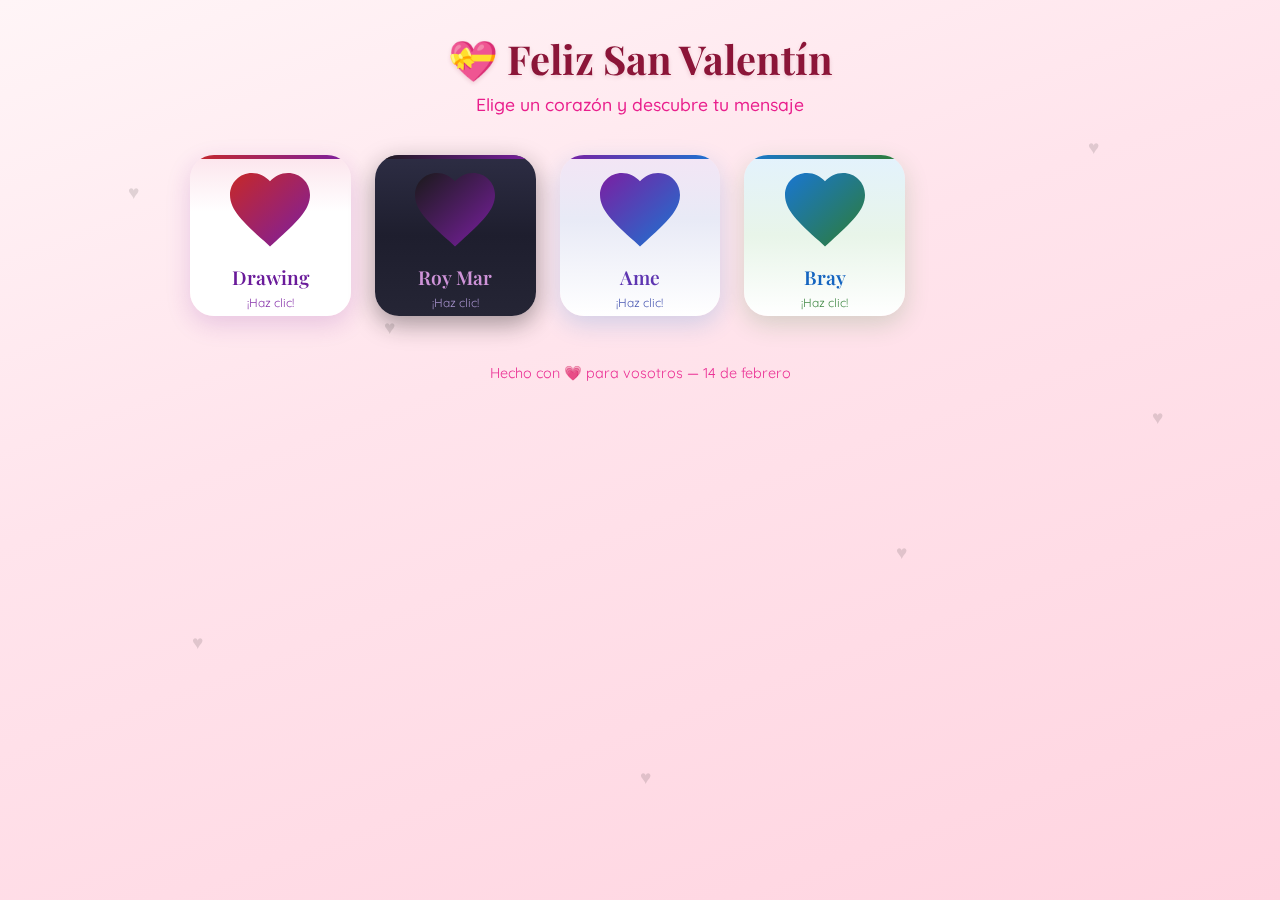
<file: index.html>
<!DOCTYPE html>
<html lang="es">
<head>
  <meta charset="UTF-8">
  <meta name="viewport" content="width=device-width, initial-scale=1.0">
  <title>💝 San Valentín - Para mis amigos</title>
  <link rel="preconnect" href="https://fonts.googleapis.com">
  <link rel="preconnect" href="https://fonts.gstatic.com" crossorigin>
  <link href="https://fonts.googleapis.com/css2?family=Playfair+Display:wght@600;700&family=Quicksand:wght@400;500;600&display=swap" rel="stylesheet">
  <link rel="stylesheet" href="css/index.css">
</head>
<body>
  <div class="bg-hearts" aria-hidden="true">
    <span>♥</span><span>♥</span><span>♥</span><span>♥</span><span>♥</span><span>♥</span><span>♥</span>
  </div>

  <div class="container">
    <header>
      <h1>💝 Feliz San Valentín</h1>
      <p class="subtitle">Elige un corazón y descubre tu mensaje</p>
    </header>

    <div class="hearts-grid">
      <a href="paginas/drawing.html" class="heart-card heart-card--drawing">
        <div class="heart-icon">
          <svg viewBox="0 0 24 24" xmlns="http://www.w3.org/2000/svg" aria-hidden="true">
            <defs>
              <linearGradient id="gradiente-drawing-index" x1="0%" y1="0%" x2="100%" y2="100%">
                <stop offset="0%" stop-color="#c62828"/>
                <stop offset="100%" stop-color="#7b1fa2"/>
              </linearGradient>
            </defs>
            <path fill="url(#gradiente-drawing-index)" d="M12 21.35l-1.45-1.32C5.4 15.36 2 12.28 2 8.5 2 5.42 4.42 3 7.5 3c1.74 0 3.41.81 4.5 2.09C13.09 3.81 14.76 3 16.5 3 19.58 3 22 5.42 22 8.5c0 3.78-3.4 6.86-8.55 11.54L12 21.35z"/>
          </svg>
        </div>
        <p class="heart-name">Drawing</p>
        <p class="heart-hint">¡Haz clic!</p>
      </a>

      <a href="paginas/roy-mar.html" class="heart-card heart-card--roy-mar">
        <div class="heart-icon">
          <svg viewBox="0 0 24 24" xmlns="http://www.w3.org/2000/svg" aria-hidden="true">
            <defs>
              <linearGradient id="gradiente-roy-mar-index" x1="0%" y1="0%" x2="100%" y2="100%">
                <stop offset="0%" stop-color="#1a1a1a"/>
                <stop offset="100%" stop-color="#7b1fa2"/>
              </linearGradient>
            </defs>
            <path fill="url(#gradiente-roy-mar-index)" d="M12 21.35l-1.45-1.32C5.4 15.36 2 12.28 2 8.5 2 5.42 4.42 3 7.5 3c1.74 0 3.41.81 4.5 2.09C13.09 3.81 14.76 3 16.5 3 19.58 3 22 5.42 22 8.5c0 3.78-3.4 6.86-8.55 11.54L12 21.35z"/>
          </svg>
        </div>
        <p class="heart-name">Roy Mar</p>
        <p class="heart-hint">¡Haz clic!</p>
      </a>

      <a href="paginas/ame.html" class="heart-card heart-card--ame">
        <div class="heart-icon">
          <svg viewBox="0 0 24 24" xmlns="http://www.w3.org/2000/svg" aria-hidden="true">
            <defs>
              <linearGradient id="gradiente-ame-index" x1="0%" y1="0%" x2="100%" y2="100%">
                <stop offset="0%" stop-color="#7b1fa2"/>
                <stop offset="100%" stop-color="#1976d2"/>
              </linearGradient>
            </defs>
            <path fill="url(#gradiente-ame-index)" d="M12 21.35l-1.45-1.32C5.4 15.36 2 12.28 2 8.5 2 5.42 4.42 3 7.5 3c1.74 0 3.41.81 4.5 2.09C13.09 3.81 14.76 3 16.5 3 19.58 3 22 5.42 22 8.5c0 3.78-3.4 6.86-8.55 11.54L12 21.35z"/>
          </svg>
        </div>
        <p class="heart-name">Ame</p>
        <p class="heart-hint">¡Haz clic!</p>
      </a>

      <a href="paginas/bray.html" class="heart-card heart-card--bray">
        <div class="heart-icon">
          <svg viewBox="0 0 24 24" xmlns="http://www.w3.org/2000/svg" aria-hidden="true">
            <defs>
              <linearGradient id="gradiente-bray-index" x1="0%" y1="0%" x2="100%" y2="100%">
                <stop offset="0%" stop-color="#1976d2"/>
                <stop offset="100%" stop-color="#2e7d32"/>
              </linearGradient>
            </defs>
            <path fill="url(#gradiente-bray-index)" d="M12 21.35l-1.45-1.32C5.4 15.36 2 12.28 2 8.5 2 5.42 4.42 3 7.5 3c1.74 0 3.41.81 4.5 2.09C13.09 3.81 14.76 3 16.5 3 19.58 3 22 5.42 22 8.5c0 3.78-3.4 6.86-8.55 11.54L12 21.35z"/>
          </svg>
        </div>
        <p class="heart-name">Bray</p>
        <p class="heart-hint">¡Haz clic!</p>
      </a>
    </div>

    <footer>
      <p>Hecho con 💗 para vosotros — 14 de febrero</p>
    </footer>
  </div>
  <script src="js/index.js"></script>
</body>
</html>
</file>
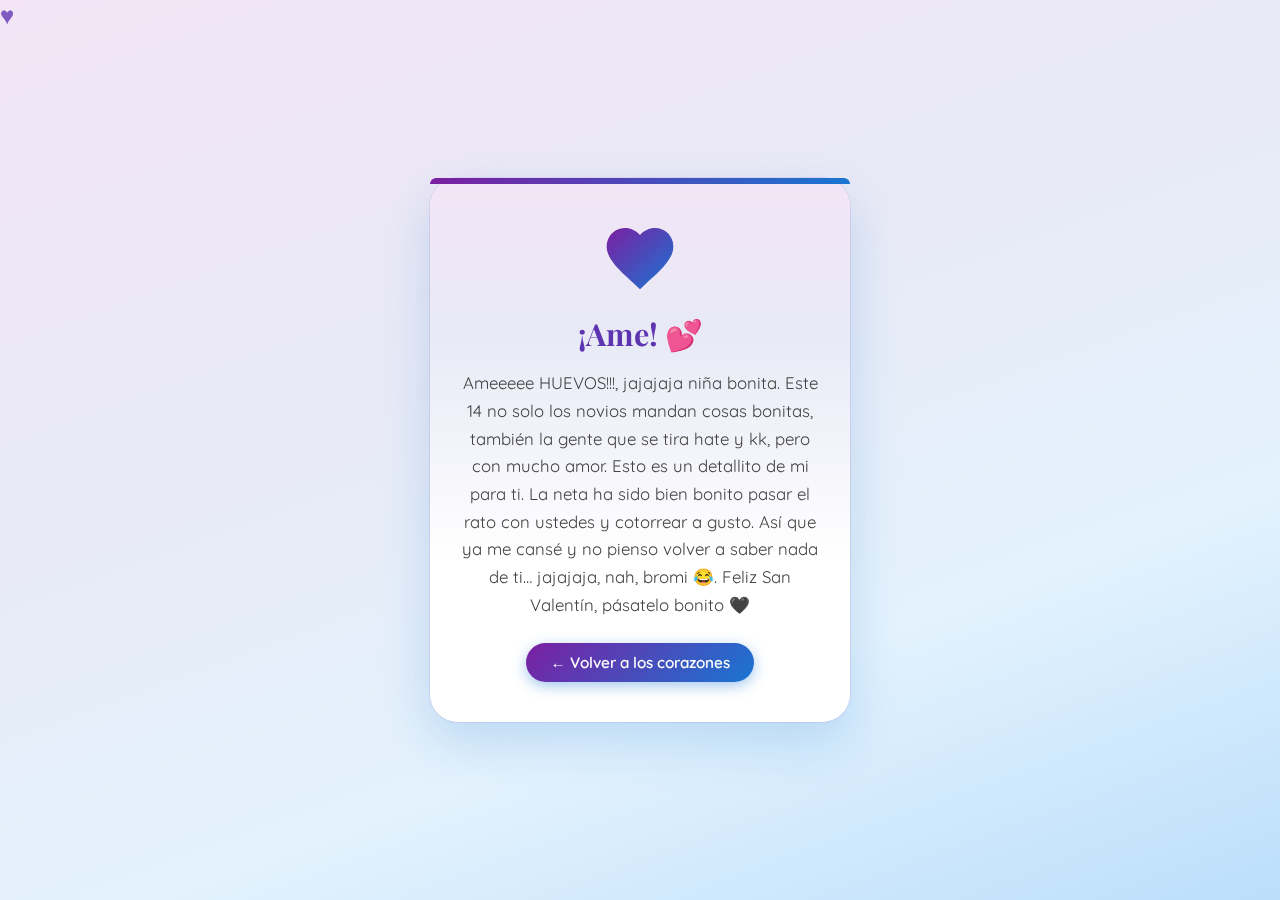
<file: paginas/ame.html>
<!DOCTYPE html>
<html lang="es">
<head>
  <meta charset="UTF-8">
  <meta name="viewport" content="width=device-width, initial-scale=1.0">
  <title>💝 Para Ame - San Valentín</title>
  <link rel="preconnect" href="https://fonts.googleapis.com">
  <link rel="preconnect" href="https://fonts.gstatic.com" crossorigin>
  <link href="https://fonts.googleapis.com/css2?family=Playfair+Display:wght@600;700&family=Quicksand:wght@400;500;600&display=swap" rel="stylesheet">
  <link rel="stylesheet" href="../css/estilo-pagina.css">
</head>
<body class="pagina-amigo tema-ame">
  <div class="bg-hearts-pagina" aria-hidden="true">
    <span>♥</span><span>♥</span><span>♥</span><span>♥</span><span>♥</span><span>♥</span>
  </div>

  <div class="card-especial">
    <div class="corazon-grande corazon-ame">
      <svg viewBox="0 0 24 24" xmlns="http://www.w3.org/2000/svg" aria-hidden="true">
        <defs>
          <linearGradient id="gradiente-corazon-ame" x1="0%" y1="0%" x2="100%" y2="100%">
            <stop offset="0%" stop-color="#7b1fa2"/>
            <stop offset="100%" stop-color="#1976d2"/>
          </linearGradient>
        </defs>
        <path fill="url(#gradiente-corazon-ame)" d="M12 21.35l-1.45-1.32C5.4 15.36 2 12.28 2 8.5 2 5.42 4.42 3 7.5 3c1.74 0 3.41.81 4.5 2.09C13.09 3.81 14.76 3 16.5 3 19.58 3 22 5.42 22 8.5c0 3.78-3.4 6.86-8.55 11.54L12 21.35z"/>
      </svg>
    </div>
    <h1>¡Ame! 💕</h1>
    <p class="mensaje">
      Ameeeee HUEVOS!!!, jajajaja niña bonita. Este 14 no solo los novios mandan cosas bonitas, también la gente que se tira hate y kk, pero con mucho amor. Esto es un detallito de mi para ti. La neta ha sido bien bonito pasar el rato con ustedes y cotorrear a gusto. Así que ya me cansé y no pienso volver a saber nada de ti… jajajaja, nah, bromi 😂. Feliz San Valentín, pásatelo bonito 🖤
    </p>
    <a href="../index.html" class="btn-volver">← Volver a los corazones</a>
  </div>

  <script src="../js/comun.js"></script>
  <script src="../js/ame.js"></script>
</body>
</html>
</file>
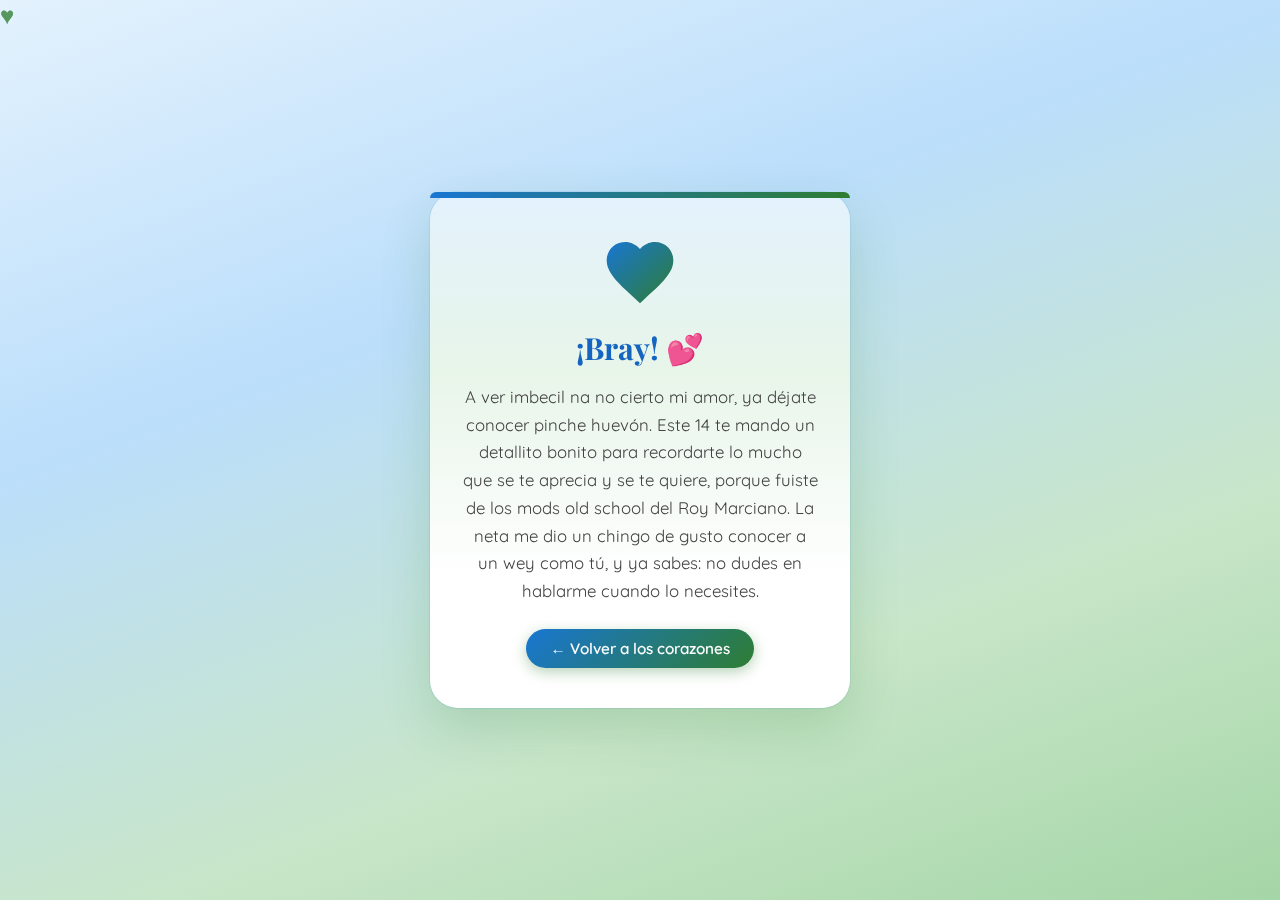
<file: paginas/bray.html>
<!DOCTYPE html>
<html lang="es">
<head>
  <meta charset="UTF-8">
  <meta name="viewport" content="width=device-width, initial-scale=1.0">
  <title>💝 Para Bray - San Valentín</title>
  <link rel="preconnect" href="https://fonts.googleapis.com">
  <link rel="preconnect" href="https://fonts.gstatic.com" crossorigin>
  <link href="https://fonts.googleapis.com/css2?family=Playfair+Display:wght@600;700&family=Quicksand:wght@400;500;600&display=swap" rel="stylesheet">
  <link rel="stylesheet" href="../css/estilo-pagina.css">
</head>
<body class="pagina-amigo tema-bray">
  <div class="bg-hearts-pagina" aria-hidden="true">
    <span>♥</span><span>♥</span><span>♥</span><span>♥</span><span>♥</span><span>♥</span>
  </div>

  <div class="card-especial">
    <div class="corazon-grande corazon-bray">
      <svg viewBox="0 0 24 24" xmlns="http://www.w3.org/2000/svg" aria-hidden="true">
        <defs>
          <linearGradient id="gradiente-corazon-bray" x1="0%" y1="0%" x2="100%" y2="100%">
            <stop offset="0%" stop-color="#1976d2"/>
            <stop offset="100%" stop-color="#2e7d32"/>
          </linearGradient>
        </defs>
        <path fill="url(#gradiente-corazon-bray)" d="M12 21.35l-1.45-1.32C5.4 15.36 2 12.28 2 8.5 2 5.42 4.42 3 7.5 3c1.74 0 3.41.81 4.5 2.09C13.09 3.81 14.76 3 16.5 3 19.58 3 22 5.42 22 8.5c0 3.78-3.4 6.86-8.55 11.54L12 21.35z"/>
      </svg>
    </div>
    <h1>¡Bray! 💕</h1>
    <p class="mensaje">
      A ver imbecil na no cierto mi amor, ya déjate conocer pinche huevón. Este 14 te mando un detallito bonito para recordarte lo mucho que se te aprecia y se te quiere, porque fuiste de los mods old school del Roy Marciano. La neta me dio un chingo de gusto conocer a un wey como tú, y ya sabes: no dudes en hablarme cuando lo necesites.
    </p>
    <a href="../index.html" class="btn-volver">← Volver a los corazones</a>
  </div>

  <script src="../js/comun.js"></script>
  <script src="../js/bray.js"></script>
</body>
</html>
</file>
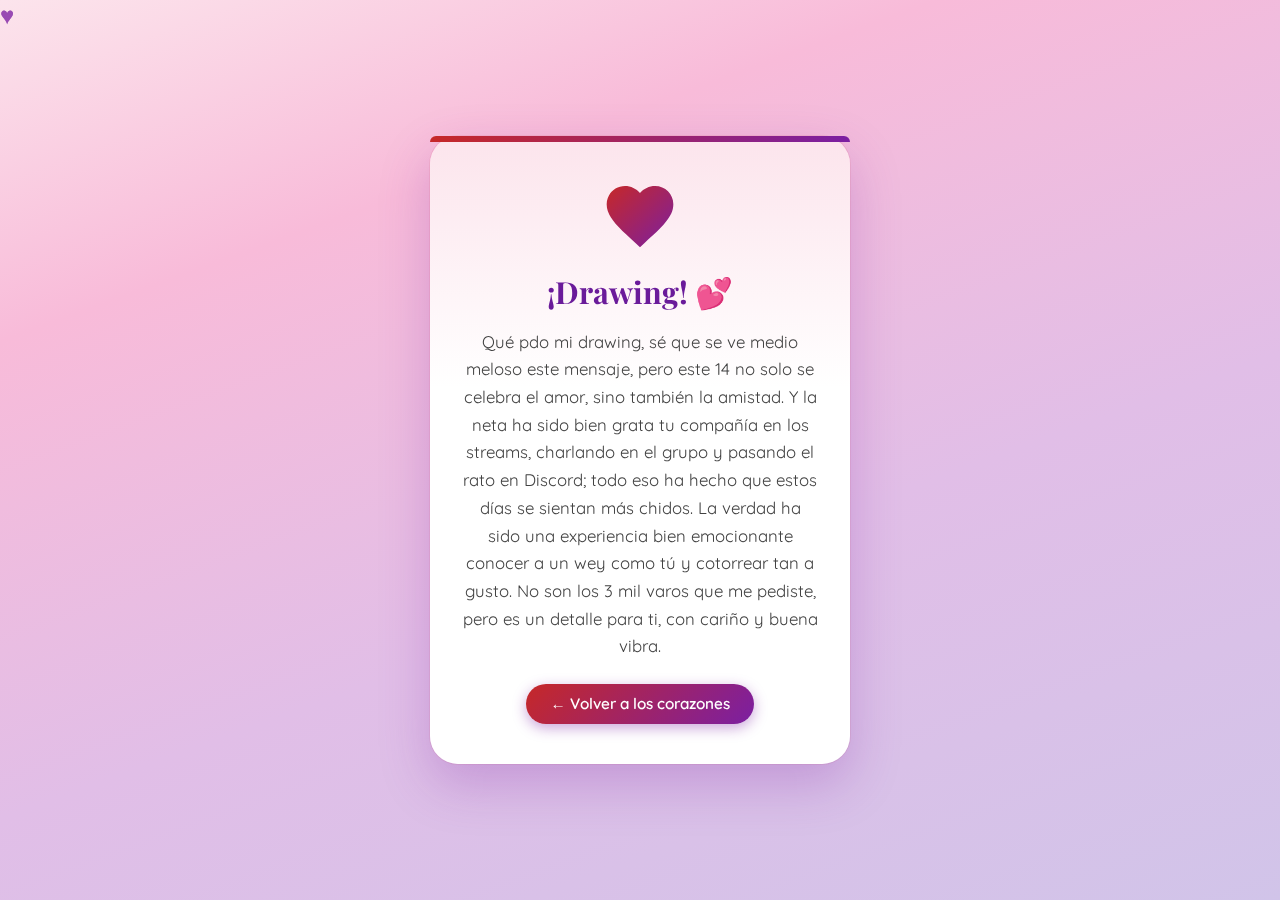
<file: paginas/drawing.html>
<!DOCTYPE html>
<html lang="es">
<head>
  <meta charset="UTF-8">
  <meta name="viewport" content="width=device-width, initial-scale=1.0">
  <title>💝 Para Drawing - San Valentín</title>
  <link rel="preconnect" href="https://fonts.googleapis.com">
  <link rel="preconnect" href="https://fonts.gstatic.com" crossorigin>
  <link href="https://fonts.googleapis.com/css2?family=Playfair+Display:wght@600;700&family=Quicksand:wght@400;500;600&display=swap" rel="stylesheet">
  <link rel="stylesheet" href="../css/estilo-pagina.css">
</head>
<body class="pagina-amigo tema-drawing">
  <div class="bg-hearts-pagina" aria-hidden="true">
    <span>♥</span><span>♥</span><span>♥</span><span>♥</span><span>♥</span><span>♥</span>
  </div>

  <div class="card-especial">
    <div class="corazon-grande corazon-drawing">
      <svg viewBox="0 0 24 24" xmlns="http://www.w3.org/2000/svg" aria-hidden="true">
        <defs>
          <linearGradient id="gradiente-corazon-drawing" x1="0%" y1="0%" x2="100%" y2="100%">
            <stop offset="0%" stop-color="#c62828"/>
            <stop offset="100%" stop-color="#7b1fa2"/>
          </linearGradient>
        </defs>
        <path fill="url(#gradiente-corazon-drawing)" d="M12 21.35l-1.45-1.32C5.4 15.36 2 12.28 2 8.5 2 5.42 4.42 3 7.5 3c1.74 0 3.41.81 4.5 2.09C13.09 3.81 14.76 3 16.5 3 19.58 3 22 5.42 22 8.5c0 3.78-3.4 6.86-8.55 11.54L12 21.35z"/>
      </svg>
    </div>
    <h1>¡Drawing! 💕</h1>
    <p class="mensaje">
      Qué pdo mi drawing, sé que se ve medio meloso este mensaje, pero este 14 no solo se celebra el amor, sino también la amistad. Y la neta ha sido bien grata tu compañía en los streams, charlando en el grupo y pasando el rato en Discord; todo eso ha hecho que estos días se sientan más chidos. La verdad ha sido una experiencia bien emocionante conocer a un wey como tú y cotorrear tan a gusto. No son los 3 mil varos que me pediste, pero es un detalle para ti, con cariño y buena vibra.
    </p>
    <a href="../index.html" class="btn-volver">← Volver a los corazones</a>
  </div>

  <script src="../js/comun.js"></script>
  <script src="../js/drawing.js"></script>
</body>
</html>
</file>
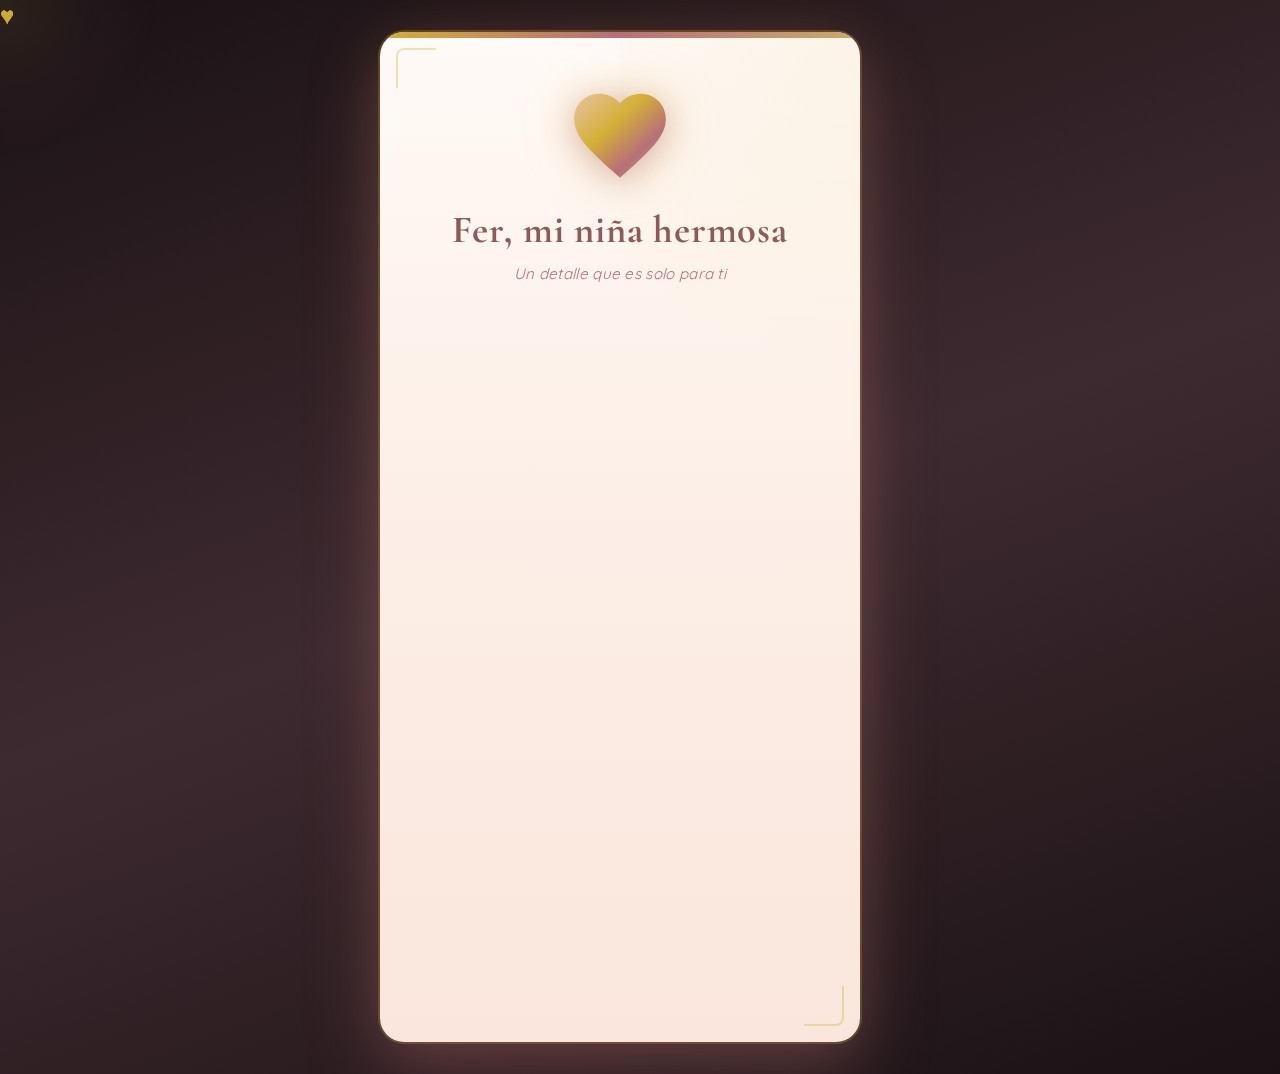
<file: paginas/fer.html>
<!DOCTYPE html>
<html lang="es">
<head>
  <meta charset="UTF-8">
  <meta name="viewport" content="width=device-width, initial-scale=1.0">
  <title>Para ti, Fer 💕</title>
  <link rel="preconnect" href="https://fonts.googleapis.com">
  <link rel="preconnect" href="https://fonts.gstatic.com" crossorigin>
  <link href="https://fonts.googleapis.com/css2?family=Cormorant+Garamond:ital,wght@0,400;0,600;0,700;1,400&family=Quicksand:wght@400;500;600&display=swap" rel="stylesheet">
  <link rel="stylesheet" href="../css/estilo-pagina.css">
  <link rel="stylesheet" href="../css/fer.css">
</head>
<body class="pagina-amigo tema-fer">
  <div class="cursor-glow" id="cursor-glow" aria-hidden="true"></div>
  <div class="floating-hearts" id="floating-hearts" aria-hidden="true"></div>
  <div class="bg-hearts-pagina" aria-hidden="true">
    <span>♥</span><span>♥</span><span>♥</span><span>♥</span><span>♥</span><span>♥</span><span>♥</span><span>♥</span><span>♥</span>
  </div>

  <div class="carta-fer">
    <div class="card-especial" id="card-fer">
      <span class="esquina-deco esquina-deco--tl"></span>
      <span class="esquina-deco esquina-deco--br"></span>
      <div class="corazon-grande corazon-fer corazon-interactivo" id="corazon-fer" role="button" tabindex="0" aria-label="Toca para crear corazones">
        <svg viewBox="0 0 24 24" xmlns="http://www.w3.org/2000/svg" aria-hidden="true">
          <defs>
            <linearGradient id="gradiente-corazon-fer" x1="0%" y1="0%" x2="100%" y2="100%">
              <stop offset="0%" stop-color="#e8c4a0"/>
              <stop offset="40%" stop-color="#d4af37"/>
              <stop offset="70%" stop-color="#b76e79"/>
              <stop offset="100%" stop-color="#c9a96e"/>
            </linearGradient>
          </defs>
          <path fill="url(#gradiente-corazon-fer)" d="M12 21.35l-1.45-1.32C5.4 15.36 2 12.28 2 8.5 2 5.42 4.42 3 7.5 3c1.74 0 3.41.81 4.5 2.09C13.09 3.81 14.76 3 16.5 3 19.58 3 22 5.42 22 8.5c0 3.78-3.4 6.86-8.55 11.54L12 21.35z"/>
        </svg>
      </div>
      <h1>Fer, mi niña hermosa</h1>
      <p class="subtitulo-especial">Un detalle que es solo para ti</p>
      <div class="mensaje">
        <p class="parrafo-revelar">En este día tan especial quiero darte algo fuera de lo ordinario. Quiero dejar plasmado en internet un detalle bonito que es solo para ti.</p>
        <p class="parrafo-revelar">Hoy se celebra el amor y la amistad, y aunque tal vez la vida no jugó a nuestro favor, eso no impide que pueda demostrar lo mucho que <span class="destacado-me-gustas">te quiero, te amo y te aprecio</span>. Me gustas demasiado, y aunque la vida nos puso en caminos distintos, no sé cómo controlar todo este cariño, este amor y este deseo que siento por ti.</p>
        <p class="parrafo-revelar"><span class="destacado-me-gustas">Me vuelves loco…</span> Quería dedicarte algo muy especial en este día. Tal vez las cosas no salieron como hubiéramos querido, pero solo el tiempo dirá qué nos espera. Aun así, nada de eso me quita las ganas inmensas que tengo de volver a hacerte mía y de seguir luchando por lo que siento.</p>
      </div>
      <p class="cierre-fer parrafo-revelar">Con amor,<br>Tu enamorado 💗</p>
      
    </div>
  </div>

  <script src="../js/comun.js"></script>
  <script src="../js/fer.js"></script>
</body>
</html>
</file>
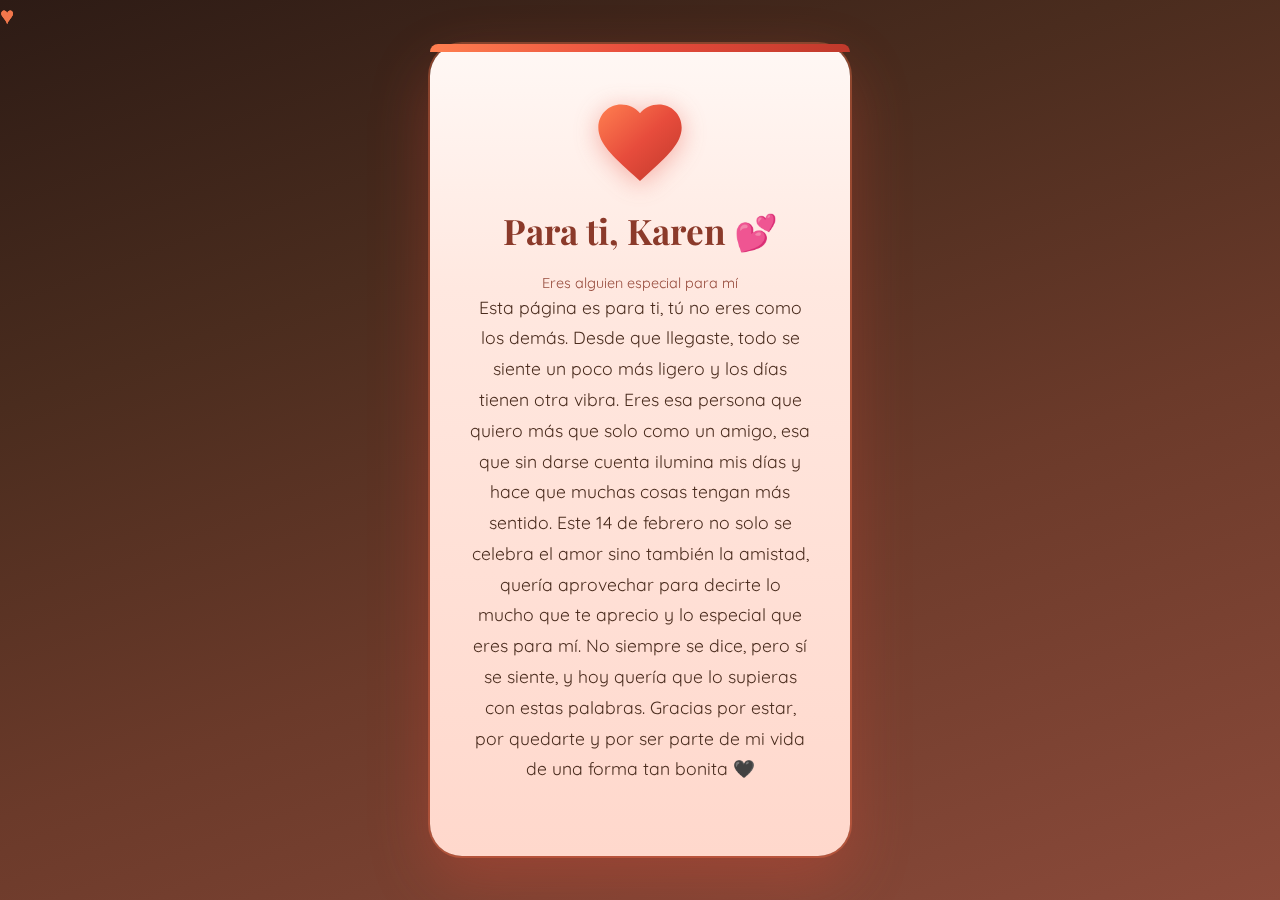
<file: paginas/karen.html>
<!DOCTYPE html>
<html lang="es">
<head>
  <meta charset="UTF-8">
  <meta name="viewport" content="width=device-width, initial-scale=1.0">
  <title>💕 Para Karen — Alguien especial</title>
  <link rel="preconnect" href="https://fonts.googleapis.com">
  <link rel="preconnect" href="https://fonts.gstatic.com" crossorigin>
  <link href="https://fonts.googleapis.com/css2?family=Playfair+Display:wght@600;700&family=Quicksand:wght@400;500;600&display=swap" rel="stylesheet">
  <link rel="stylesheet" href="../css/estilo-pagina.css">
</head>
<body class="pagina-amigo tema-karen">
  <div class="bg-hearts-pagina" aria-hidden="true">
    <span>♥</span><span>♥</span><span>♥</span><span>♥</span><span>♥</span><span>♥</span><span>♥</span><span>♥</span>
  </div>

  <div class="card-especial">
    <div class="corazon-grande corazon-karen">
      <svg viewBox="0 0 24 24" xmlns="http://www.w3.org/2000/svg" aria-hidden="true">
        <defs>
          <linearGradient id="gradiente-corazon-karen" x1="0%" y1="0%" x2="100%" y2="100%">
            <stop offset="0%" stop-color="#ff7f50"/>
            <stop offset="50%" stop-color="#e74c3c"/>
            <stop offset="100%" stop-color="#c0392b"/>
          </linearGradient>
        </defs>
        <path fill="url(#gradiente-corazon-karen)" d="M12 21.35l-1.45-1.32C5.4 15.36 2 12.28 2 8.5 2 5.42 4.42 3 7.5 3c1.74 0 3.41.81 4.5 2.09C13.09 3.81 14.76 3 16.5 3 19.58 3 22 5.42 22 8.5c0 3.78-3.4 6.86-8.55 11.54L12 21.35z"/>
      </svg>
    </div>
    <h1>Para ti, Karen 💕</h1>
    <p class="subtitulo-especial">Eres alguien especial para mí</p>
    <p class="mensaje">
      Esta página es para ti, tú no eres como los demás. Desde que llegaste, todo se siente un poco más ligero y los días tienen otra vibra. Eres esa persona que quiero más que solo como un amigo, esa que sin darse cuenta ilumina mis días y hace que muchas cosas tengan más sentido.
      Este 14 de febrero no solo se celebra el amor sino también la amistad, quería aprovechar para decirte lo mucho que te aprecio y lo especial que eres para mí. No siempre se dice, pero sí se siente, y hoy quería que lo supieras con estas palabras. Gracias por estar, por quedarte y por ser parte de mi vida de una forma tan bonita 🖤
    </p>
    
  </div>

  <script src="../js/comun.js"></script>
  <script src="../js/karen.js"></script>
</body>
</html>
</file>
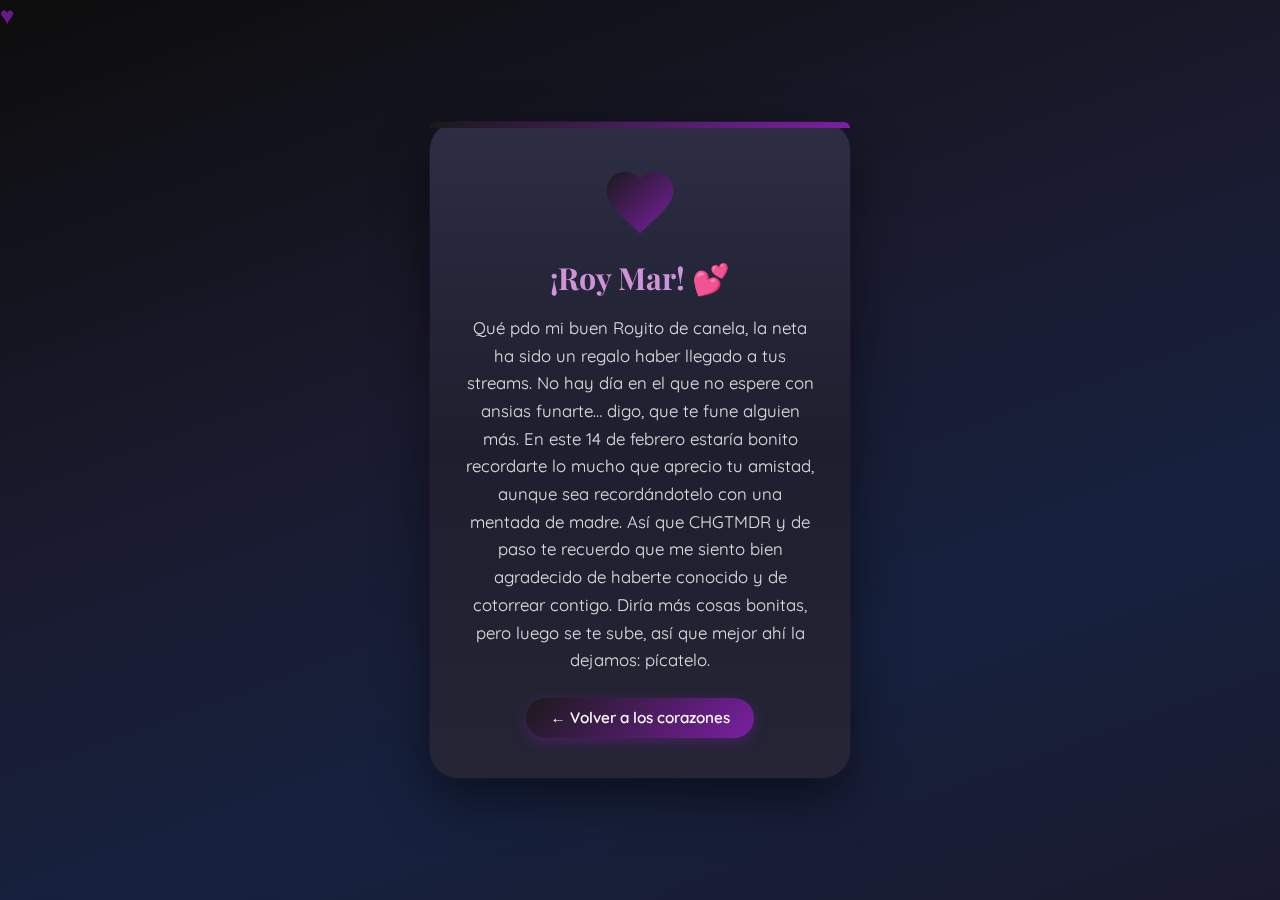
<file: paginas/roy-mar.html>
<!DOCTYPE html>
<html lang="es">
<head>
  <meta charset="UTF-8">
  <meta name="viewport" content="width=device-width, initial-scale=1.0">
  <title>💝 Para Roy Mar - San Valentín</title>
  <link rel="preconnect" href="https://fonts.googleapis.com">
  <link rel="preconnect" href="https://fonts.gstatic.com" crossorigin>
  <link href="https://fonts.googleapis.com/css2?family=Playfair+Display:wght@600;700&family=Quicksand:wght@400;500;600&display=swap" rel="stylesheet">
  <link rel="stylesheet" href="../css/estilo-pagina.css">
</head>
<body class="pagina-amigo tema-roy-mar">
  <div class="bg-hearts-pagina" aria-hidden="true">
    <span>♥</span><span>♥</span><span>♥</span><span>♥</span><span>♥</span><span>♥</span>
  </div>

  <div class="card-especial">
    <div class="corazon-grande corazon-roy-mar">
      <svg viewBox="0 0 24 24" xmlns="http://www.w3.org/2000/svg" aria-hidden="true">
        <defs>
          <linearGradient id="gradiente-corazon-roy-mar" x1="0%" y1="0%" x2="100%" y2="100%">
            <stop offset="0%" stop-color="#1a1a1a"/>
            <stop offset="100%" stop-color="#7b1fa2"/>
          </linearGradient>
        </defs>
        <path fill="url(#gradiente-corazon-roy-mar)" d="M12 21.35l-1.45-1.32C5.4 15.36 2 12.28 2 8.5 2 5.42 4.42 3 7.5 3c1.74 0 3.41.81 4.5 2.09C13.09 3.81 14.76 3 16.5 3 19.58 3 22 5.42 22 8.5c0 3.78-3.4 6.86-8.55 11.54L12 21.35z"/>
      </svg>
    </div>
    <h1>¡Roy Mar! 💕</h1>
    <p class="mensaje">
      Qué pdo mi buen Royito de canela, la neta ha sido un regalo haber llegado a tus streams. No hay día en el que no espere con ansias funarte… digo, que te fune alguien más. En este 14 de febrero estaría bonito recordarte lo mucho que aprecio tu amistad, aunque sea recordándotelo con una mentada de madre. Así que CHGTMDR y de paso te recuerdo que me siento bien agradecido de haberte conocido y de cotorrear contigo. Diría más cosas bonitas, pero luego se te sube, así que mejor ahí la dejamos: pícatelo.
    </p>
    <a href="../index.html" class="btn-volver">← Volver a los corazones</a>
  </div>

  <script src="../js/comun.js"></script>
  <script src="../js/roy-mar.js"></script>
</body>
</html>
</file>
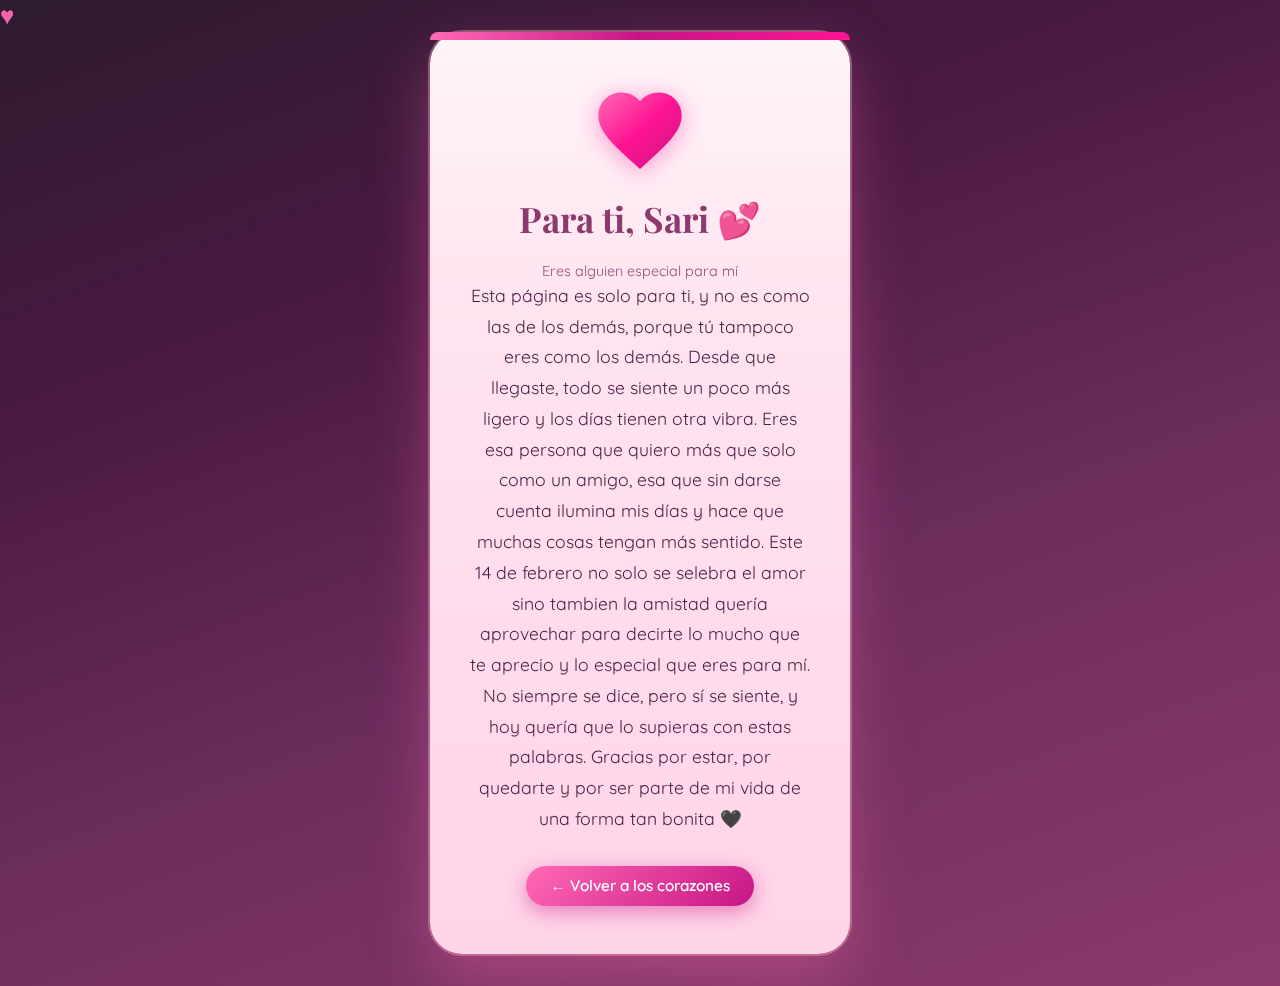
<file: paginas/sari.html>
<!DOCTYPE html>
<html lang="es">
<head>
  <meta charset="UTF-8">
  <meta name="viewport" content="width=device-width, initial-scale=1.0">
  <title>💕 Para Sari — Alguien especial</title>
  <link rel="preconnect" href="https://fonts.googleapis.com">
  <link rel="preconnect" href="https://fonts.gstatic.com" crossorigin>
  <link href="https://fonts.googleapis.com/css2?family=Playfair+Display:wght@600;700&family=Quicksand:wght@400;500;600&display=swap" rel="stylesheet">
  <link rel="stylesheet" href="../css/estilo-pagina.css">
</head>
<body class="pagina-amigo tema-sari">
  <div class="bg-hearts-pagina" aria-hidden="true">
    <span>♥</span><span>♥</span><span>♥</span><span>♥</span><span>♥</span><span>♥</span><span>♥</span><span>♥</span>
  </div>

  <div class="card-especial">
    <div class="corazon-grande corazon-sari">
      <svg viewBox="0 0 24 24" xmlns="http://www.w3.org/2000/svg" aria-hidden="true">
        <defs>
          <linearGradient id="gradiente-corazon-sari" x1="0%" y1="0%" x2="100%" y2="100%">
            <stop offset="0%" stop-color="#ff69b4"/>
            <stop offset="50%" stop-color="#ff1493"/>
            <stop offset="100%" stop-color="#c71585"/>
          </linearGradient>
        </defs>
        <path fill="url(#gradiente-corazon-sari)" d="M12 21.35l-1.45-1.32C5.4 15.36 2 12.28 2 8.5 2 5.42 4.42 3 7.5 3c1.74 0 3.41.81 4.5 2.09C13.09 3.81 14.76 3 16.5 3 19.58 3 22 5.42 22 8.5c0 3.78-3.4 6.86-8.55 11.54L12 21.35z"/>
      </svg>
    </div>
    <h1>Para ti, Sari 💕</h1>
    <p class="subtitulo-especial">Eres alguien especial para mí</p>
    <p class="mensaje">
      Esta página es solo para ti, y no es como las de los demás, porque tú tampoco eres como los demás. Desde que llegaste, todo se siente un poco más ligero y los días tienen otra vibra. Eres esa persona que quiero más que solo como un amigo, esa que sin darse cuenta ilumina mis días y hace que muchas cosas tengan más sentido.
      Este 14 de febrero no solo se selebra el amor sino tambien la amistad  quería aprovechar para decirte lo mucho que te aprecio y lo especial que eres para mí. No siempre se dice, pero sí se siente, y hoy quería que lo supieras con estas palabras. Gracias por estar, por quedarte y por ser parte de mi vida de una forma tan bonita 🖤
    </p>
    <a href="../index.html" class="btn-volver">← Volver a los corazones</a>
  </div>

  <script src="../js/comun.js"></script>
  <script src="../js/sari.js"></script>
</body>
</html>
</file>
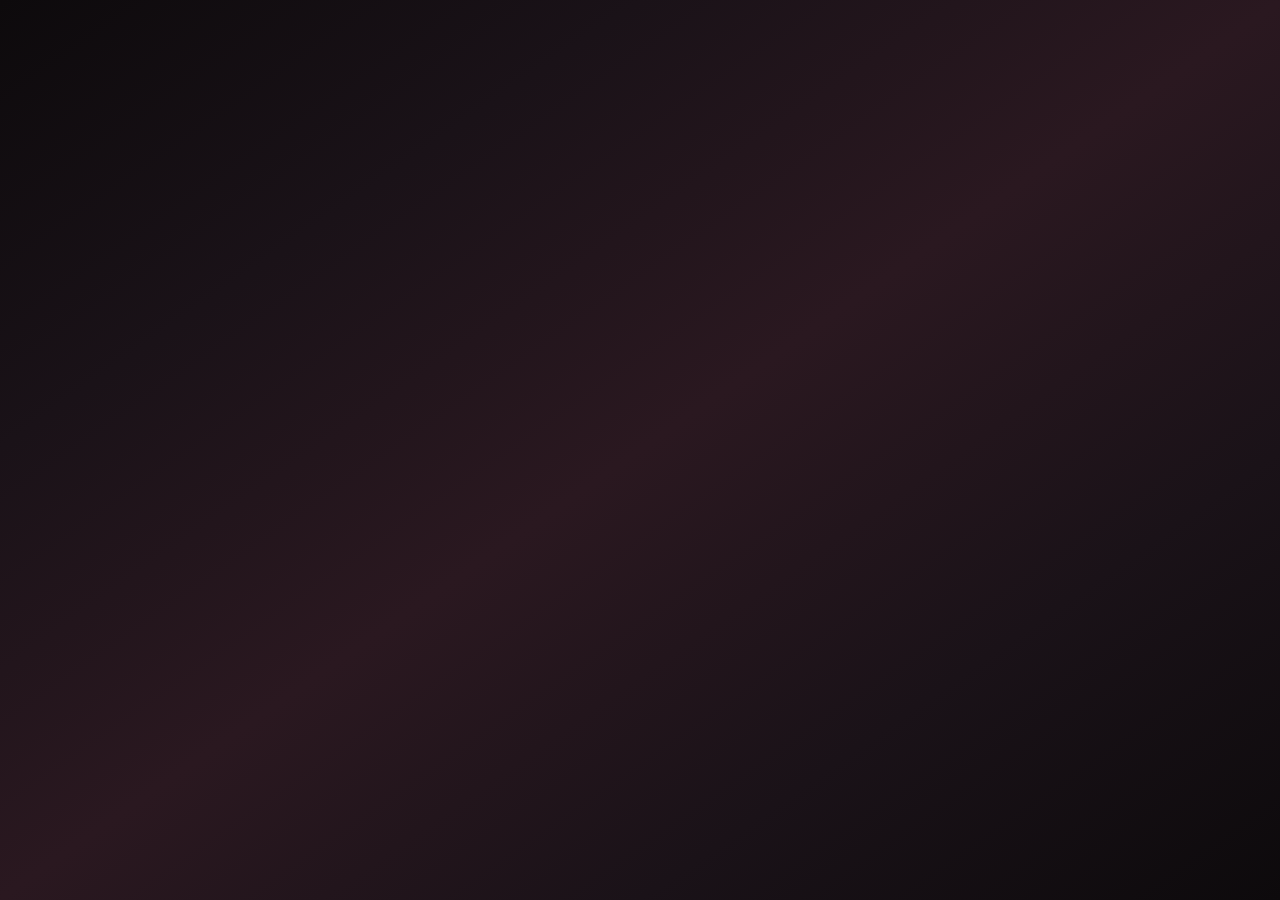
<file: paginas/transicion-fer.html>
<!DOCTYPE html>
<html lang="es">
<head>
  <meta charset="UTF-8">
  <meta name="viewport" content="width=device-width, initial-scale=1.0">
  <title>Fer — Algo único para ti</title>
  <link rel="preconnect" href="https://fonts.googleapis.com">
  <link rel="preconnect" href="https://fonts.gstatic.com" crossorigin>
  <link href="https://fonts.googleapis.com/css2?family=Cormorant+Garamond:ital,wght@0,400;0,600;0,700;1,400&family=Quicksand:wght@400;500;600&display=swap" rel="stylesheet">
  <link rel="stylesheet" href="../css/transicion-fer.css">
</head>
<body>
  <div class="particulas-aura" aria-hidden="true"></div>
  <div class="chispas-container" aria-hidden="true"></div>

  <div class="transicion-fer">
    <div class="corazon-bloom" aria-hidden="true">
      <svg viewBox="0 0 24 24" xmlns="http://www.w3.org/2000/svg">
        <defs>
          <linearGradient id="grad-fer-oro" x1="0%" y1="0%" x2="100%" y2="100%">
            <stop offset="0%" stop-color="#e8c4a0"/>
            <stop offset="40%" stop-color="#d4af37"/>
            <stop offset="70%" stop-color="#b76e79"/>
            <stop offset="100%" stop-color="#c9a96e"/>
          </linearGradient>
        </defs>
        <path fill="url(#grad-fer-oro)" d="M12 21.35l-1.45-1.32C5.4 15.36 2 12.28 2 8.5 2 5.42 4.42 3 7.5 3c1.74 0 3.41.81 4.5 2.09C13.09 3.81 14.76 3 16.5 3 19.58 3 22 5.42 22 8.5c0 3.78-3.4 6.86-8.55 11.54L12 21.35z"/>
      </svg>
    </div>

    <p class="linea-1">Fer…</p>
    <p class="linea-2">esto es solo para ti</p>
    <p class="linea-3">Echo con todo mi amor</p>
  </div>

  <script src="../js/transicion-fer.js"></script>
</body>
</html>
</file>
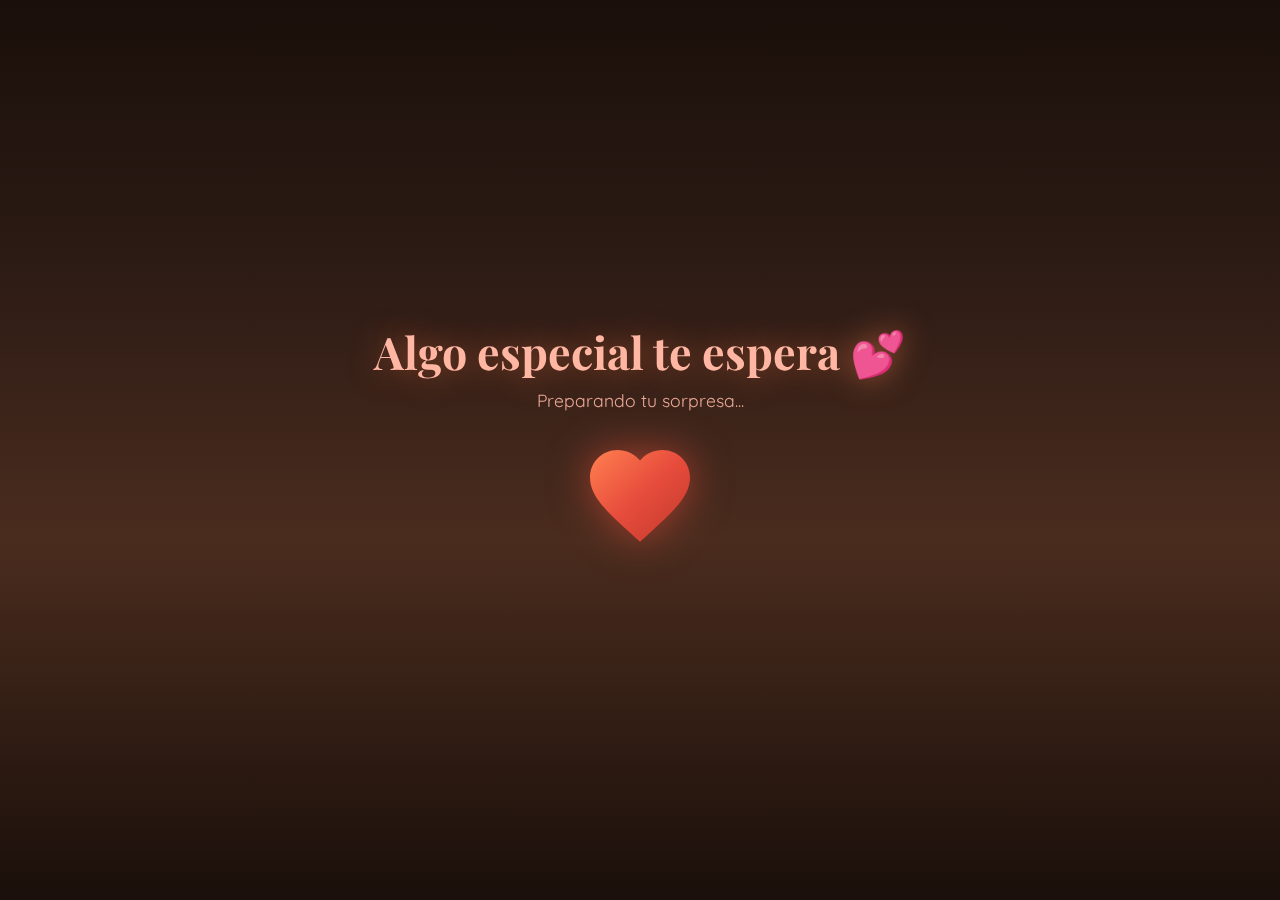
<file: paginas/transicion-karen.html>
<!DOCTYPE html>
<html lang="es">
<head>
  <meta charset="UTF-8">
  <meta name="viewport" content="width=device-width, initial-scale=1.0">
  <title>💕 Espera... algo especial te espera</title>
  <link rel="preconnect" href="https://fonts.googleapis.com">
  <link rel="preconnect" href="https://fonts.gstatic.com" crossorigin>
  <link href="https://fonts.googleapis.com/css2?family=Playfair+Display:wght@600;700&family=Quicksand:wght@400;500;600&display=swap" rel="stylesheet">
  <link rel="stylesheet" href="../css/transicion-karen.css">
</head>
<body>
  <div class="hearts-container" aria-hidden="true"></div>

  <div class="transicion-contenido">
    <h1>Algo especial te espera 💕</h1>
    <p>Preparando tu sorpresa...</p>
    <div class="corazon-centro">
      <svg viewBox="0 0 24 24" xmlns="http://www.w3.org/2000/svg" aria-hidden="true">
        <defs>
          <linearGradient id="gradiente-transicion-karen" x1="0%" y1="0%" x2="100%" y2="100%">
            <stop offset="0%" stop-color="#ff7f50"/>
            <stop offset="50%" stop-color="#e74c3c"/>
            <stop offset="100%" stop-color="#c0392b"/>
          </linearGradient>
        </defs>
        <path fill="url(#gradiente-transicion-karen)" d="M12 21.35l-1.45-1.32C5.4 15.36 2 12.28 2 8.5 2 5.42 4.42 3 7.5 3c1.74 0 3.41.81 4.5 2.09C13.09 3.81 14.76 3 16.5 3 19.58 3 22 5.42 22 8.5c0 3.78-3.4 6.86-8.55 11.54L12 21.35z"/>
      </svg>
    </div>
  </div>

  <script src="../js/transicion-karen.js"></script>
</body>
</html>
</file>
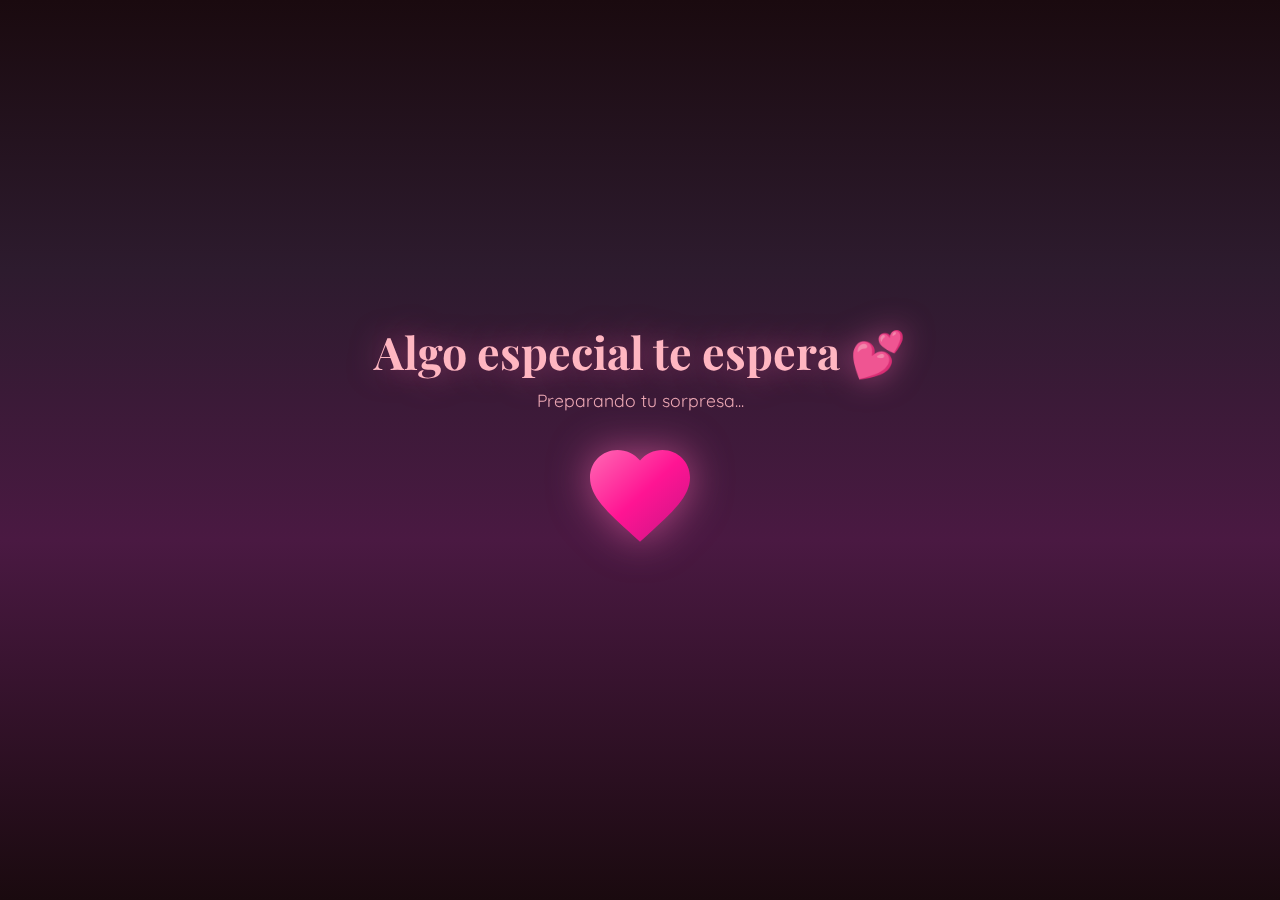
<file: paginas/transicion-sari.html>
<!DOCTYPE html>
<html lang="es">
<head>
  <meta charset="UTF-8">
  <meta name="viewport" content="width=device-width, initial-scale=1.0">
  <title>💕 Espera... algo especial te espera</title>
  <link rel="preconnect" href="https://fonts.googleapis.com">
  <link rel="preconnect" href="https://fonts.gstatic.com" crossorigin>
  <link href="https://fonts.googleapis.com/css2?family=Playfair+Display:wght@600;700&family=Quicksand:wght@400;500;600&display=swap" rel="stylesheet">
  <link rel="stylesheet" href="../css/transicion-sari.css">
</head>
<body>
  <div class="hearts-container" aria-hidden="true"></div>

  <div class="transicion-contenido">
    <h1>Algo especial te espera 💕</h1>
    <p>Preparando tu sorpresa...</p>
    <div class="corazon-centro">
      <svg viewBox="0 0 24 24" xmlns="http://www.w3.org/2000/svg" aria-hidden="true">
        <defs>
          <linearGradient id="gradiente-transicion" x1="0%" y1="0%" x2="100%" y2="100%">
            <stop offset="0%" stop-color="#ff69b4"/>
            <stop offset="50%" stop-color="#ff1493"/>
            <stop offset="100%" stop-color="#c71585"/>
          </linearGradient>
        </defs>
        <path fill="url(#gradiente-transicion)" d="M12 21.35l-1.45-1.32C5.4 15.36 2 12.28 2 8.5 2 5.42 4.42 3 7.5 3c1.74 0 3.41.81 4.5 2.09C13.09 3.81 14.76 3 16.5 3 19.58 3 22 5.42 22 8.5c0 3.78-3.4 6.86-8.55 11.54L12 21.35z"/>
      </svg>
    </div>
  </div>

  <script src="../js/transicion-sari.js"></script>
</body>
</html>
</file>
<file: css/index.css>
/* Estilos de la página principal (index) */
:root {
  --rosa-claro: #ffb6c1;
  --rosa: #ff69b4;
  --rosa-fuerte: #e91e8c;
  --rojo: #c41e3a;
  --rojo-oscuro: #8b1538;
  --crema: #fff5f7;
  --blanco: #ffffff;
  --sombra: rgba(139, 21, 56, 0.15);
  --sombra-hover: rgba(233, 30, 140, 0.25);
}

* {
  margin: 0;
  padding: 0;
  box-sizing: border-box;
}

body {
  font-family: 'Quicksand', sans-serif;
  background: linear-gradient(160deg, #fff5f7 0%, #ffe4ec 40%, #ffd4e0 100%);
  min-height: 100vh;
  padding: 2rem 1rem 4rem;
  overflow-x: hidden;
}

.bg-hearts {
  position: fixed;
  top: 0;
  left: 0;
  width: 100%;
  height: 100%;
  pointer-events: none;
  z-index: 0;
  overflow: hidden;
}

.bg-hearts span {
  position: absolute;
  font-size: 1.2rem;
  opacity: 0.12;
  animation: float 8s ease-in-out infinite;
}

.bg-hearts span:nth-child(1) { left: 10%; top: 20%; animation-delay: 0s; }
.bg-hearts span:nth-child(2) { left: 85%; top: 15%; animation-delay: 1s; }
.bg-hearts span:nth-child(3) { left: 70%; top: 60%; animation-delay: 2s; }
.bg-hearts span:nth-child(4) { left: 15%; top: 70%; animation-delay: 1.5s; }
.bg-hearts span:nth-child(5) { left: 50%; top: 85%; animation-delay: 0.5s; }
.bg-hearts span:nth-child(6) { left: 30%; top: 35%; animation-delay: 2.5s; }
.bg-hearts span:nth-child(7) { left: 90%; top: 45%; animation-delay: 1.2s; }

@keyframes float {
  0%, 100% { transform: translateY(0) scale(1); }
  50% { transform: translateY(-15px) scale(1.05); }
}

.container {
  position: relative;
  z-index: 1;
  max-width: 900px;
  margin: 0 auto;
}

header {
  text-align: center;
  margin-bottom: 2.5rem;
}

h1 {
  font-family: 'Playfair Display', serif;
  font-size: clamp(1.75rem, 5vw, 2.5rem);
  color: var(--rojo-oscuro);
  font-weight: 700;
  text-shadow: 0 2px 4px var(--sombra);
}

.subtitle {
  margin-top: 0.5rem;
  font-size: clamp(0.95rem, 2.5vw, 1.1rem);
  color: var(--rosa-fuerte);
  font-weight: 500;
}

.hearts-grid {
  display: grid;
  grid-template-columns: repeat(auto-fill, minmax(160px, 1fr));
  gap: 1.5rem;
  justify-items: center;
}

.heart-card {
  display: flex;
  flex-direction: column;
  align-items: center;
  justify-content: center;
  text-align: center;
  text-decoration: none;
  color: inherit;
  width: 100%;
  max-width: 200px;
  aspect-ratio: 1;
  background: var(--blanco);
  border-radius: 24px;
  box-shadow: 0 8px 24px var(--sombra);
  padding: 1.25rem;
  transition: transform 0.3s ease, box-shadow 0.3s ease, opacity 0.4s ease;
  position: relative;
  overflow: hidden;
}

.heart-card::before {
  content: '';
  position: absolute;
  top: 0;
  left: 0;
  right: 0;
  height: 4px;
  background: linear-gradient(90deg, var(--rosa), var(--rojo));
  border-radius: 24px 24px 0 0;
}

/* Corazón Drawing: paleta roja y morada (misma que su página) */
.heart-card--drawing::before {
  background: linear-gradient(90deg, #c62828, #7b1fa2);
}

.heart-card--drawing {
  background: linear-gradient(180deg, #fce4ec 0%, #ffffff 35%);
  box-shadow: 0 8px 24px rgba(123, 31, 162, 0.18);
}

.heart-card--drawing .heart-name {
  color: #6a1b9a;
}

.heart-card--drawing .heart-hint {
  color: #7b1fa2;
}

.heart-card--drawing:hover {
  box-shadow: 0 16px 40px rgba(123, 31, 162, 0.3);
}

body.navigating .heart-card--drawing.heart-card--clicked {
  box-shadow: 0 24px 56px rgba(123, 31, 162, 0.45);
}

/* Corazón Roy Mar: paleta negra y morada (misma que su página) */
.heart-card--roy-mar::before {
  background: linear-gradient(90deg, #1a1a1a, #7b1fa2);
}

.heart-card--roy-mar {
  background: linear-gradient(180deg, #2d2d44 0%, #1e1e2e 50%, #252535 100%);
  box-shadow: 0 8px 24px rgba(26, 26, 26, 0.4);
}

.heart-card--roy-mar .heart-name {
  color: #ce93d8;
}

.heart-card--roy-mar .heart-hint {
  color: #b39ddb;
}

.heart-card--roy-mar:hover {
  box-shadow: 0 16px 40px rgba(123, 31, 162, 0.35);
}

body.navigating .heart-card--roy-mar.heart-card--clicked {
  box-shadow: 0 24px 56px rgba(123, 31, 162, 0.5);
}

/* Corazón Ame: paleta morado y azul (misma que su página) */
.heart-card--ame::before {
  background: linear-gradient(90deg, #7b1fa2, #1976d2);
}

.heart-card--ame {
  background: linear-gradient(180deg, #f3e5f5 0%, #e8eaf6 40%, #ffffff 100%);
  box-shadow: 0 8px 24px rgba(25, 118, 210, 0.2);
}

.heart-card--ame .heart-name {
  color: #5e35b1;
}

.heart-card--ame .heart-hint {
  color: #3949ab;
}

.heart-card--ame:hover {
  box-shadow: 0 16px 40px rgba(25, 118, 210, 0.35);
}

body.navigating .heart-card--ame.heart-card--clicked {
  box-shadow: 0 24px 56px rgba(25, 118, 210, 0.45);
}

/* Corazón Bray: paleta azul y verde (misma que su página) */
.heart-card--bray::before {
  background: linear-gradient(90deg, #1976d2, #2e7d32);
}

.heart-card--bray {
  background: linear-gradient(180deg, #e3f2fd 0%, #e8f5e9 50%, #ffffff 100%);
  box-shadow: 0 8px 24px rgba(46, 125, 50, 0.2);
}

.heart-card--bray .heart-name {
  color: #1565c0;
}

.heart-card--bray .heart-hint {
  color: #2e7d32;
}

.heart-card--bray:hover {
  box-shadow: 0 16px 40px rgba(46, 125, 50, 0.35);
}

body.navigating .heart-card--bray.heart-card--clicked {
  box-shadow: 0 24px 56px rgba(46, 125, 50, 0.45);
}

.heart-card:hover {
  transform: translateY(-8px) scale(1.02);
  box-shadow: 0 16px 40px var(--sombra-hover);
}

.heart-card:active {
  transform: translateY(-4px);
}

.heart-icon {
  width: 96px;
  height: 96px;
  margin: 0 0 0.5rem;
  display: flex;
  align-items: center;
  justify-content: center;
  flex-shrink: 0;
}

.heart-icon svg {
  width: 100%;
  height: 100%;
  animation: heartbeat 1.2s ease-in-out infinite;
}

.heart-card:hover .heart-icon svg {
  animation: heartbeat 0.8s ease-in-out infinite;
}

@keyframes heartbeat {
  0%, 100% { transform: scale(1); }
  14%, 28% { transform: scale(1.08); }
  21%, 35% { transform: scale(1); }
}

.heart-name {
  font-family: 'Playfair Display', serif;
  font-size: clamp(1rem, 2.5vw, 1.2rem);
  font-weight: 600;
  color: var(--rojo-oscuro);
  text-align: center;
  line-height: 1.3;
}

.heart-hint {
  font-size: 0.75rem;
  color: var(--rosa-fuerte);
  text-align: center;
  margin-top: 0.35rem;
  opacity: 0.9;
}

footer {
  text-align: center;
  margin-top: 3rem;
  font-size: 0.9rem;
  color: var(--rosa-fuerte);
  opacity: 0.9;
}

/* Transición al hacer clic: salida hacia la página personal */
body.navigating .bg-hearts {
  opacity: 0;
  transition: opacity 0.4s ease;
}

body.navigating .container {
  transition: opacity 0.45s ease, transform 0.45s ease;
}

body.navigating .heart-card {
  transition: transform 0.45s cubic-bezier(0.34, 1.56, 0.64, 1), opacity 0.45s ease, box-shadow 0.45s ease;
}

body.navigating .heart-card:not(.heart-card--clicked) {
  opacity: 0;
  transform: scale(0.8);
  pointer-events: none;
}

body.navigating .heart-card.heart-card--clicked {
  opacity: 1;
  transform: scale(1.25);
  z-index: 10;
  box-shadow: 0 24px 56px rgba(233, 30, 140, 0.4);
  animation: pulse-out 0.5s ease-out;
}

@keyframes pulse-out {
  0% { transform: scale(1.02); }
  50% { transform: scale(1.3); }
  100% { transform: scale(1.25); }
}

@media (max-width: 380px) {
  .hearts-grid {
    grid-template-columns: 1fr 1fr;
    gap: 1rem;
  }

  .heart-card {
    max-width: none;
  }
}
</file>
<file: css/estilo-pagina.css>
/* Estilos compartidos para las páginas especiales de cada amigo */
:root {
  --rosa-claro: #ffb6c1;
  --rosa: #ff69b4;
  --rosa-fuerte: #e91e8c;
  --rojo: #c41e3a;
  --rojo-oscuro: #8b1538;
  --crema: #fff5f7;
  --blanco: #ffffff;
  --sombra: rgba(139, 21, 56, 0.2);
}

* {
  margin: 0;
  padding: 0;
  box-sizing: border-box;
}

body.pagina-amigo {
  font-family: 'Quicksand', 'Segoe UI', sans-serif;
  background: linear-gradient(160deg, #fff5f7 0%, #ffe4ec 50%, #ffd4e0 100%);
  min-height: 100vh;
  display: flex;
  flex-direction: column;
  align-items: center;
  justify-content: center;
  padding: 2rem 1.5rem;
  position: relative;
  overflow-x: hidden;
  animation: pagina-entrada 0.5s ease-out;
}

@keyframes pagina-entrada {
  from {
    opacity: 0;
  }
  to {
    opacity: 1;
  }
}

.bg-hearts-pagina {
  position: fixed;
  top: 0;
  left: 0;
  width: 100%;
  height: 100%;
  pointer-events: none;
  z-index: 0;
}

.bg-hearts-pagina span {
  position: absolute;
  font-size: 1.5rem;
  opacity: 0.15;
  animation: float 6s ease-in-out infinite;
}

.bg-hearts-pagina span:nth-child(odd) { animation-delay: 0.5s; }

@keyframes float {
  0%, 100% { transform: translateY(0); }
  50% { transform: translateY(-12px); }
}

.card-especial {
  position: relative;
  z-index: 1;
  background: var(--blanco);
  border-radius: 28px;
  box-shadow: 0 20px 50px var(--sombra);
  padding: 2.5rem 2rem;
  max-width: 420px;
  width: 100%;
  text-align: center;
  animation: aparecer 0.65s cubic-bezier(0.34, 1.56, 0.64, 1) 0.1s both;
}

@keyframes aparecer {
  from {
    opacity: 0;
    transform: translateY(28px) scale(0.92);
  }
  to {
    opacity: 1;
    transform: translateY(0) scale(1);
  }
}

.card-especial::before {
  content: '';
  position: absolute;
  top: 0;
  left: 0;
  right: 0;
  height: 6px;
  background: linear-gradient(90deg, var(--rosa), var(--rojo));
  border-radius: 28px 28px 0 0;
}

.corazon-grande {
  width: 80px;
  height: 80px;
  margin: 0 auto 1rem;
  animation: heartbeat 1.2s ease-in-out infinite;
}

.corazon-grande svg {
  width: 100%;
  height: 100%;
  fill: var(--rosa-fuerte);
}

@keyframes heartbeat {
  0%, 100% { transform: scale(1); }
  14%, 28% { transform: scale(1.1); }
  21%, 35% { transform: scale(1); }
}

.card-especial h1 {
  font-family: 'Playfair Display', Georgia, serif;
  font-size: clamp(1.5rem, 4vw, 1.9rem);
  color: var(--rojo-oscuro);
  margin-bottom: 1rem;
  line-height: 1.3;
}

.card-especial .mensaje {
  font-size: clamp(0.95rem, 2.5vw, 1.05rem);
  color: #555;
  line-height: 1.65;
  margin-bottom: 1.5rem;
}

.btn-volver {
  display: inline-block;
  padding: 0.65rem 1.5rem;
  background: linear-gradient(135deg, var(--rosa), var(--rojo));
  color: var(--blanco);
  text-decoration: none;
  border-radius: 999px;
  font-weight: 600;
  font-size: 0.95rem;
  transition: transform 0.2s, box-shadow 0.2s;
  box-shadow: 0 4px 14px rgba(233, 30, 140, 0.35);
}

.btn-volver:hover {
  transform: translateY(-2px);
  box-shadow: 0 6px 20px rgba(233, 30, 140, 0.45);
}

/* Tema Drawing: paleta roja y morada (unificada con el corazón del index) */
body.pagina-amigo.tema-drawing {
  background: linear-gradient(160deg, #fce4ec 0%, #f8bbd9 25%, #e1bee7 60%, #d1c4e9 100%);
}

body.tema-drawing .bg-hearts-pagina span {
  color: #7b1fa2;
  opacity: 0.22;
}

body.tema-drawing .card-especial {
  background: linear-gradient(180deg, #fce4ec 0%, #ffffff 40%);
  box-shadow: 0 20px 50px rgba(123, 31, 162, 0.25), 0 0 0 1px rgba(198, 40, 40, 0.08);
}

body.tema-drawing .card-especial::before {
  background: linear-gradient(90deg, #c62828, #7b1fa2);
  height: 6px;
}

body.tema-drawing .corazon-grande.corazon-drawing svg {
  fill: url(#gradiente-corazon-drawing);
}

body.tema-drawing .card-especial h1 {
  color: #6a1b9a;
}

body.tema-drawing .card-especial .mensaje {
  color: #424242;
}

body.tema-drawing .btn-volver {
  background: linear-gradient(135deg, #c62828, #7b1fa2);
  box-shadow: 0 4px 14px rgba(123, 31, 162, 0.4);
}

body.tema-drawing .btn-volver:hover {
  box-shadow: 0 6px 20px rgba(123, 31, 162, 0.5);
}

/* Tema Roy Mar: paleta negra y morada (unificada con el corazón del index) */
body.pagina-amigo.tema-roy-mar {
  background: linear-gradient(160deg, #0d0d0d 0%, #1a1a2e 40%, #16213e 70%, #1a1a2e 100%);
}

body.tema-roy-mar .bg-hearts-pagina span {
  color: #7b1fa2;
  opacity: 0.25;
}

body.tema-roy-mar .card-especial {
  background: linear-gradient(180deg, #2d2d44 0%, #1e1e2e 50%, #252535 100%);
  box-shadow: 0 20px 50px rgba(0, 0, 0, 0.5), 0 0 0 1px rgba(123, 31, 162, 0.2);
}

body.tema-roy-mar .card-especial::before {
  background: linear-gradient(90deg, #1a1a1a, #7b1fa2);
  height: 6px;
}

body.tema-roy-mar .corazon-grande.corazon-roy-mar svg {
  fill: url(#gradiente-corazon-roy-mar);
}

body.tema-roy-mar .card-especial h1 {
  color: #ce93d8;
}

body.tema-roy-mar .card-especial .mensaje {
  color: #e0e0e0;
}

body.tema-roy-mar .btn-volver {
  background: linear-gradient(135deg, #1a1a1a, #7b1fa2);
  box-shadow: 0 4px 14px rgba(123, 31, 162, 0.4);
}

body.tema-roy-mar .btn-volver:hover {
  box-shadow: 0 6px 20px rgba(123, 31, 162, 0.55);
}

/* Tema Ame: paleta morado y azul (unificada con el corazón del index) */
body.pagina-amigo.tema-ame {
  background: linear-gradient(160deg, #f3e5f5 0%, #e8eaf6 40%, #e3f2fd 70%, #bbdefb 100%);
}

body.tema-ame .bg-hearts-pagina span {
  color: #5e35b1;
  opacity: 0.22;
}

body.tema-ame .card-especial {
  background: linear-gradient(180deg, #f3e5f5 0%, #e8eaf6 30%, #ffffff 70%);
  box-shadow: 0 20px 50px rgba(25, 118, 210, 0.2), 0 0 0 1px rgba(123, 31, 162, 0.1);
}

body.tema-ame .card-especial::before {
  background: linear-gradient(90deg, #7b1fa2, #1976d2);
  height: 6px;
}

body.tema-ame .corazon-grande.corazon-ame svg {
  fill: url(#gradiente-corazon-ame);
}

body.tema-ame .card-especial h1 {
  color: #5e35b1;
}

body.tema-ame .card-especial .mensaje {
  color: #424242;
}

body.tema-ame .btn-volver {
  background: linear-gradient(135deg, #7b1fa2, #1976d2);
  box-shadow: 0 4px 14px rgba(25, 118, 210, 0.4);
}

body.tema-ame .btn-volver:hover {
  box-shadow: 0 6px 20px rgba(25, 118, 210, 0.5);
}

/* Tema Bray: paleta azul y verde (unificada con el corazón del index) */
body.pagina-amigo.tema-bray {
  background: linear-gradient(160deg, #e3f2fd 0%, #bbdefb 35%, #c8e6c9 70%, #a5d6a7 100%);
}

body.tema-bray .bg-hearts-pagina span {
  color: #2e7d32;
  opacity: 0.22;
}

body.tema-bray .card-especial {
  background: linear-gradient(180deg, #e3f2fd 0%, #e8f5e9 35%, #ffffff 75%);
  box-shadow: 0 20px 50px rgba(46, 125, 50, 0.2), 0 0 0 1px rgba(25, 118, 210, 0.1);
}

body.tema-bray .card-especial::before {
  background: linear-gradient(90deg, #1976d2, #2e7d32);
  height: 6px;
}

body.tema-bray .corazon-grande.corazon-bray svg {
  fill: url(#gradiente-corazon-bray);
}

body.tema-bray .card-especial h1 {
  color: #1565c0;
}

body.tema-bray .card-especial .mensaje {
  color: #424242;
}

body.tema-bray .btn-volver {
  background: linear-gradient(135deg, #1976d2, #2e7d32);
  box-shadow: 0 4px 14px rgba(46, 125, 50, 0.35);
}

body.tema-bray .btn-volver:hover {
  box-shadow: 0 6px 20px rgba(46, 125, 50, 0.5);
}

/* Tema Sari: página especial, romántica y única */
body.pagina-amigo.tema-sari {
  background: linear-gradient(160deg, #2d1b2e 0%, #4a1942 30%, #6b2d5c 60%, #8b3a6b 100%);
}

body.tema-sari .bg-hearts-pagina span {
  color: #ff69b4;
  opacity: 0.3;
  animation: float 5s ease-in-out infinite;
}

body.tema-sari .card-especial {
  background: linear-gradient(180deg, #fff5f9 0%, #ffe4f0 30%, #ffd4e8 100%);
  box-shadow: 0 24px 60px rgba(255, 105, 180, 0.35), 0 0 0 2px rgba(255, 182, 193, 0.4);
  border-radius: 32px;
  padding: 3rem 2.5rem;
  animation: aparecer-sari 0.9s cubic-bezier(0.34, 1.56, 0.64, 1) 0.2s both;
}

@keyframes aparecer-sari {
  from {
    opacity: 0;
    transform: translateY(40px) scale(0.9);
  }
  to {
    opacity: 1;
    transform: translateY(0) scale(1);
  }
}

body.tema-sari .card-especial::before {
  background: linear-gradient(90deg, #ff69b4, #c71585, #ff1493);
  height: 8px;
  border-radius: 32px 32px 0 0;
}

body.tema-sari .corazon-grande.corazon-sari {
  width: 100px;
  height: 100px;
  animation: heartbeat 0.9s ease-in-out infinite;
}

body.tema-sari .corazon-grande.corazon-sari svg {
  filter: drop-shadow(0 4px 12px rgba(255, 20, 147, 0.4));
}

body.tema-sari .card-especial h1 {
  color: #8b3a6b;
  font-size: clamp(1.7rem, 5vw, 2.2rem);
  margin-bottom: 1.25rem;
}

body.tema-sari .card-especial .mensaje {
  color: #4a1942;
  font-size: clamp(1rem, 2.5vw, 1.1rem);
  line-height: 1.75;
}

body.tema-sari .card-especial .subtitulo-especial {
  font-size: 0.9rem;
  color: #8b3a6b;
  opacity: 0.9;
  margin-top: 1rem;
}

body.tema-sari .btn-volver {
  background: linear-gradient(135deg, #ff69b4, #c71585);
  box-shadow: 0 6px 20px rgba(199, 21, 133, 0.45);
  margin-top: 0.5rem;
}

body.tema-sari .btn-volver:hover {
  box-shadow: 0 8px 28px rgba(199, 21, 133, 0.6);
}

/* Tema Karen: página especial, romántica y única (paleta coral/rojo) */
body.pagina-amigo.tema-karen {
  background: linear-gradient(160deg, #2d1b15 0%, #4a2c1e 30%, #6b3a2a 60%, #8b4a3a 100%);
}

body.tema-karen .bg-hearts-pagina span {
  color: #ff7f50;
  opacity: 0.3;
  animation: float 5s ease-in-out infinite;
}

body.tema-karen .card-especial {
  background: linear-gradient(180deg, #fff8f5 0%, #ffe8e0 30%, #ffd8cc 100%);
  box-shadow: 0 24px 60px rgba(231, 76, 60, 0.3), 0 0 0 2px rgba(255, 127, 80, 0.35);
  border-radius: 32px;
  padding: 3rem 2.5rem;
  animation: aparecer-karen 0.9s cubic-bezier(0.34, 1.56, 0.64, 1) 0.2s both;
}

@keyframes aparecer-karen {
  from {
    opacity: 0;
    transform: translateY(40px) scale(0.9);
  }
  to {
    opacity: 1;
    transform: translateY(0) scale(1);
  }
}

body.tema-karen .card-especial::before {
  background: linear-gradient(90deg, #ff7f50, #e74c3c, #c0392b);
  height: 8px;
  border-radius: 32px 32px 0 0;
}

body.tema-karen .corazon-grande.corazon-karen {
  width: 100px;
  height: 100px;
  animation: heartbeat 0.9s ease-in-out infinite;
}

body.tema-karen .corazon-grande.corazon-karen svg {
  filter: drop-shadow(0 4px 12px rgba(231, 76, 60, 0.4));
}

body.tema-karen .card-especial h1 {
  color: #8b3a2a;
  font-size: clamp(1.7rem, 5vw, 2.2rem);
  margin-bottom: 1.25rem;
}

body.tema-karen .card-especial .mensaje {
  color: #4a2c1e;
  font-size: clamp(1rem, 2.5vw, 1.1rem);
  line-height: 1.75;
}

body.tema-karen .card-especial .subtitulo-especial {
  font-size: 0.9rem;
  color: #8b3a2a;
  opacity: 0.9;
  margin-top: 1rem;
}

body.tema-karen .btn-volver {
  background: linear-gradient(135deg, #ff7f50, #e74c3c);
  box-shadow: 0 6px 20px rgba(231, 76, 60, 0.45);
  margin-top: 0.5rem;
}

body.tema-karen .btn-volver:hover {
  box-shadow: 0 8px 28px rgba(231, 76, 60, 0.6);
}

/* Tema Fer: página única — alguien que me gusta (paleta rose gold / oro) */
body.pagina-amigo.tema-fer {
  background: linear-gradient(160deg, #1a1215 0%, #2d1e22 25%, #3d2a30 50%, #2d1e22 75%, #1a1215 100%);
}

body.tema-fer .bg-hearts-pagina span {
  color: #d4af37;
  opacity: 0.35;
  animation: float 5s ease-in-out infinite;
}

body.tema-fer .card-especial {
  background: linear-gradient(180deg, #fffaf7 0%, #fef5ee 20%, #fceee6 50%, #fae6dc 100%);
  box-shadow: 0 28px 70px rgba(183, 110, 121, 0.35), 0 0 0 2px rgba(212, 175, 55, 0.25), 0 0 60px rgba(212, 175, 55, 0.1);
  border-radius: 24px;
  padding: 3rem 2.5rem;
  max-width: 480px;
  animation: aparecer-fer 1.1s cubic-bezier(0.34, 1.56, 0.64, 1) 0.3s both;
  position: relative;
  overflow: hidden;
}

body.tema-fer .card-especial::before {
  background: linear-gradient(90deg, #d4af37, #b76e79, #c9a96e);
  height: 6px;
  border-radius: 24px 24px 0 0;
}

body.tema-fer .card-especial::after {
  content: '';
  position: absolute;
  top: -50%;
  right: -50%;
  width: 100%;
  height: 100%;
  background: radial-gradient(circle, rgba(212, 175, 55, 0.08) 0%, transparent 60%);
  pointer-events: none;
}

@keyframes aparecer-fer {
  from {
    opacity: 0;
    transform: translateY(50px) scale(0.92);
  }
  to {
    opacity: 1;
    transform: translateY(0) scale(1);
  }
}

body.tema-fer .corazon-grande.corazon-fer {
  width: 110px;
  height: 110px;
  animation: heartbeat 0.85s ease-in-out infinite;
}

body.tema-fer .corazon-grande.corazon-fer svg {
  filter: drop-shadow(0 6px 16px rgba(183, 110, 121, 0.4)) drop-shadow(0 0 24px rgba(212, 175, 55, 0.3));
}

body.tema-fer .card-especial h1 {
  font-family: 'Cormorant Garamond', 'Playfair Display', serif;
  color: #8b5a5a;
  font-size: clamp(1.8rem, 5vw, 2.4rem);
  margin-bottom: 0.5rem;
  letter-spacing: 0.02em;
}

body.tema-fer .card-especial .subtitulo-especial {
  font-size: 0.95rem;
  color: #b76e79;
  font-style: italic;
  margin-top: 0;
  margin-bottom: 1.25rem;
  letter-spacing: 0.02em;
}

body.tema-fer .card-especial .mensaje {
  color: #3d2a30;
  font-size: clamp(1.02rem, 2.5vw, 1.12rem);
  line-height: 1.8;
  text-align: left;
}

body.tema-fer .card-especial .cierre-fer {
  margin-top: 1.5rem;
  text-align: center;
  font-style: italic;
  color: #8b5a5a;
}

body.tema-fer .btn-volver {
  background: linear-gradient(135deg, #d4af37, #b76e79);
  box-shadow: 0 6px 22px rgba(183, 110, 121, 0.5);
  margin-top: 1rem;
}

body.tema-fer .btn-volver:hover {
  box-shadow: 0 8px 30px rgba(183, 110, 121, 0.65);
}

@media (max-width: 400px) {
  .card-especial {
    padding: 2rem 1.5rem;
  }
}
</file>
<file: css/fer.css>
/* Página Fer — carta interactiva única y especial */
@import url('https://fonts.googleapis.com/css2?family=Cormorant+Garamond:ital,wght@0,400;0,600;0,700;1,400&family=Quicksand:wght@400;500;600&display=swap');

body.tema-fer .carta-fer {
  position: relative;
  z-index: 5;
  max-width: 520px;
  width: 100%;
  perspective: 1200px;
}

body.tema-fer .card-especial {
  cursor: default;
  transform-style: preserve-3d;
  transition: transform 0.5s ease, box-shadow 0.5s ease;
}

body.tema-fer .card-especial:hover {
  transform: translateY(-8px) scale(1.01);
  box-shadow: 0 35px 80px rgba(183, 110, 121, 0.4), 0 0 0 2px rgba(212, 175, 55, 0.3), 0 0 80px rgba(212, 175, 55, 0.15);
}

/* Corazón interactivo — crece al hover, spawn en clic */
body.tema-fer .corazon-interactivo {
  cursor: pointer;
  transition: transform 0.3s ease, filter 0.3s ease;
  user-select: none;
}

body.tema-fer .corazon-interactivo:hover {
  transform: scale(1.2);
  filter: drop-shadow(0 8px 24px rgba(183, 110, 121, 0.6)) drop-shadow(0 0 32px rgba(212, 175, 55, 0.5));
}

body.tema-fer .corazon-interactivo:active {
  transform: scale(1.1);
  animation: heart-pop 0.4s ease;
}

@keyframes heart-pop {
  0% { transform: scale(1.1); }
  30% { transform: scale(1.25); }
  100% { transform: scale(1.1); }
}

/* Frase "me gustas" destacada e interactiva */
body.tema-fer .destacado-me-gustas {
  display: inline-block;
  padding: 0.15em 0.4em;
  background: linear-gradient(135deg, rgba(212, 175, 55, 0.2), rgba(183, 110, 121, 0.2));
  border-radius: 8px;
  font-weight: 600;
  color: #8b5a5a;
  border: 1px solid rgba(212, 175, 55, 0.4);
  transition: transform 0.3s, box-shadow 0.3s;
  animation: pulso-suave 2.5s ease-in-out infinite;
}

body.tema-fer .destacado-me-gustas:hover {
  transform: scale(1.05);
  box-shadow: 0 4px 16px rgba(183, 110, 121, 0.35);
}

@keyframes pulso-suave {
  0%, 100% { box-shadow: 0 0 0 0 rgba(212, 175, 55, 0.2); }
  50% { box-shadow: 0 0 0 6px rgba(212, 175, 55, 0); }
}

/* Párrafos con revelado escalonado */
body.tema-fer .parrafo-revelar {
  opacity: 0;
  transform: translateY(24px);
  animation: revelar-parrafo 0.8s cubic-bezier(0.34, 1.56, 0.64, 1) forwards;
}

body.tema-fer .mensaje .parrafo-revelar:nth-child(1) { animation-delay: 0.6s; }
body.tema-fer .mensaje .parrafo-revelar:nth-child(2) { animation-delay: 1s; }
body.tema-fer .mensaje .parrafo-revelar:nth-child(3) { animation-delay: 1.4s; }
body.tema-fer .cierre-fer.parrafo-revelar { animation-delay: 1.8s; }

@keyframes revelar-parrafo {
  to {
    opacity: 1;
    transform: translateY(0);
  }
}

/* Contenedor de corazones flotantes al hacer clic */
.floating-hearts {
  position: fixed;
  top: 0;
  left: 0;
  width: 100%;
  height: 100%;
  pointer-events: none;
  z-index: 100;
}

.floating-heart {
  position: absolute;
  font-size: 1.2rem;
  pointer-events: none;
  animation: subir-corazon-flotante 2.5s ease-out forwards;
  opacity: 0.9;
}

@keyframes subir-corazon-flotante {
  0% {
    opacity: 0.95;
    transform: translate(0, 0) scale(0.4);
  }
  30% {
    opacity: 0.9;
  }
  100% {
    opacity: 0;
    transform: translate(var(--drift, 0), -180px) scale(1.3);
  }
}

/* Brillo que sigue al cursor (solo en dispositivos con puntero fino) */
@media (pointer: fine) {
  body.tema-fer .cursor-glow {
    position: fixed;
    width: 320px;
    height: 320px;
    margin-left: -160px;
    margin-top: -160px;
    border-radius: 50%;
    background: radial-gradient(circle, rgba(212, 175, 55, 0.1) 0%, rgba(183, 110, 121, 0.04) 40%, transparent 70%);
    pointer-events: none;
    z-index: 1;
    left: 0;
    top: 0;
    transition: left 0.12s ease-out, top 0.12s ease-out;
  }
}
@media (pointer: coarse) {
  body.tema-fer .cursor-glow {
    display: none;
  }
}

/* Esquinas decorativas */
body.tema-fer .esquina-deco {
  position: absolute;
  width: 40px;
  height: 40px;
  border-color: rgba(212, 175, 55, 0.35);
  border-style: solid;
  border-width: 0;
  pointer-events: none;
}

body.tema-fer .esquina-deco--tl {
  top: 16px;
  left: 16px;
  border-top-width: 2px;
  border-left-width: 2px;
  border-radius: 8px 0 0 0;
}

body.tema-fer .esquina-deco--br {
  bottom: 16px;
  right: 16px;
  border-bottom-width: 2px;
  border-right-width: 2px;
  border-radius: 0 0 8px 0;
}

/* Botón volver con efecto especial */
body.tema-fer .btn-volver {
  position: relative;
  overflow: hidden;
  transition: transform 0.3s, box-shadow 0.3s;
}

body.tema-fer .btn-volver::before {
  content: '';
  position: absolute;
  top: 0;
  left: -100%;
  width: 100%;
  height: 100%;
  background: linear-gradient(90deg, transparent, rgba(255,255,255,0.3), transparent);
  transition: left 0.5s;
}

body.tema-fer .btn-volver:hover::before {
  left: 100%;
}

body.tema-fer .card-especial .mensaje p {
  margin-bottom: 1rem;
}
body.tema-fer .card-especial .mensaje p:last-child {
  margin-bottom: 0;
}
</file>
<file: css/transicion-fer.css>
/* Transición única para Fer — más llamativa y especial */
@import url('https://fonts.googleapis.com/css2?family=Cormorant+Garamond:ital,wght@0,400;0,600;0,700;1,400&family=Quicksand:wght@400;500;600&display=swap');

* {
  margin: 0;
  padding: 0;
  box-sizing: border-box;
}

body {
  font-family: 'Quicksand', sans-serif;
  min-height: 100vh;
  overflow: hidden;
  background: linear-gradient(145deg, #0d0a0c 0%, #1a1218 25%, #2a1820 50%, #1a1218 75%, #0d0a0c 100%);
  display: flex;
  align-items: center;
  justify-content: center;
  position: relative;
}

/* Aura de partículas que convergen */
.particulas-aura {
  position: fixed;
  top: 0;
  left: 0;
  width: 100%;
  height: 100%;
  pointer-events: none;
  z-index: 1;
}

.particula {
  position: absolute;
  width: 8px;
  height: 8px;
  border-radius: 50%;
  background: radial-gradient(circle, #d4af37 0%, #b76e79 70%, transparent 100%);
  box-shadow: 0 0 14px rgba(212, 175, 55, 0.6);
  left: var(--px);
  top: var(--py);
  opacity: 0;
  animation: converger-al-centro 3s ease-out forwards;
}

@keyframes converger-al-centro {
  0% {
    opacity: 0;
    transform: translate(0, 0) scale(0.3);
  }
  10% {
    opacity: 0.95;
  }
  90% {
    opacity: 0.6;
  }
  100% {
    opacity: 0;
    transform: translate(var(--dx), var(--dy)) scale(1.2);
  }
}

/* Chispas que explotan desde el corazón */
.chispas-container {
  position: fixed;
  top: 50%;
  left: 50%;
  width: 1px;
  height: 1px;
  pointer-events: none;
  z-index: 2;
}

.chispa {
  position: absolute;
  width: 4px;
  height: 4px;
  border-radius: 50%;
  background: #d4af37;
  box-shadow: 0 0 8px #d4af37;
  opacity: 0;
  animation: explosion-chispa 2.5s ease-out forwards;
}

@keyframes explosion-chispa {
  0% {
    opacity: 0;
    transform: translate(0, 0) scale(0);
  }
  5% {
    opacity: 1;
  }
  90% {
    opacity: 0.4;
  }
  100% {
    opacity: 0;
    transform: translate(var(--tx), var(--ty)) scale(0.5);
  }
}

/* Contenido principal */
.transicion-fer {
  position: relative;
  z-index: 10;
  text-align: center;
  display: flex;
  flex-direction: column;
  align-items: center;
}

.corazon-bloom {
  width: 80px;
  height: 80px;
  margin-bottom: 2rem;
  opacity: 0;
  animation: bloom-corazon 2.5s cubic-bezier(0.34, 1.56, 0.64, 1) 1.2s forwards;
}

.corazon-bloom svg {
  width: 100%;
  height: 100%;
  filter: drop-shadow(0 0 30px rgba(212, 175, 55, 0.7)) drop-shadow(0 0 60px rgba(183, 110, 121, 0.4));
}

@keyframes bloom-corazon {
  0% {
    opacity: 0;
    transform: scale(0.2);
  }
  50% {
    transform: scale(1.3);
  }
  70% {
    transform: scale(1);
  }
  100% {
    opacity: 1;
    transform: scale(1);
    animation: latido-especial 0.8s ease-in-out 3.7s infinite;
  }
}

@keyframes latido-especial {
  0%, 100% { transform: scale(1); }
  50% { transform: scale(1.12); }
}

.transicion-fer .linea-1 {
  font-family: 'Cormorant Garamond', serif;
  font-size: clamp(2rem, 8vw, 3.5rem);
  font-weight: 700;
  color: #e8c4a0;
  letter-spacing: 0.15em;
  text-shadow: 0 0 40px rgba(212, 175, 55, 0.5);
  opacity: 0;
  animation: revelar-texto 1.2s ease-out 2.8s forwards;
}

.transicion-fer .linea-2 {
  font-family: 'Cormorant Garamond', serif;
  font-size: clamp(1.2rem, 4vw, 1.6rem);
  font-style: italic;
  color: rgba(232, 196, 160, 0.95);
  margin-top: 0.5rem;
  letter-spacing: 0.05em;
  opacity: 0;
  animation: revelar-texto 1.2s ease-out 3.4s forwards;
}

.transicion-fer .linea-3 {
  font-family: 'Quicksand', sans-serif;
  font-size: clamp(0.85rem, 2.5vw, 1rem);
  color: rgba(212, 175, 55, 0.8);
  margin-top: 1rem;
  letter-spacing: 0.2em;
  text-transform: uppercase;
  opacity: 0;
  animation: revelar-texto 1s ease-out 4s forwards;
}

@keyframes revelar-texto {
  0% {
    opacity: 0;
    transform: translateY(20px);
  }
  100% {
    opacity: 1;
    transform: translateY(0);
  }
}

/* Salida suave hacia la página de Fer */
body.salida-fer {
  opacity: 0;
  transition: opacity 1s ease;
}
</file>
<file: css/transicion-karen.css>
/* Página de transición secreta: lluvia de corazones hacia Karen */
@import url('https://fonts.googleapis.com/css2?family=Playfair+Display:wght@600;700&family=Quicksand:wght@400;500;600&display=swap');

* {
  margin: 0;
  padding: 0;
  box-sizing: border-box;
}

body {
  font-family: 'Quicksand', sans-serif;
  min-height: 100vh;
  overflow: hidden;
  background: linear-gradient(180deg, #1a0f0a 0%, #2d1b15 30%, #4a2c1e 60%, #1a0f0a 100%);
  display: flex;
  flex-direction: column;
  align-items: center;
  justify-content: center;
  position: relative;
}

.transicion-contenido {
  position: relative;
  z-index: 10;
  text-align: center;
  animation: aparecer-transicion 1.2s cubic-bezier(0.34, 1.56, 0.64, 1) forwards;
}

.transicion-contenido h1 {
  font-family: 'Playfair Display', serif;
  font-size: clamp(1.8rem, 6vw, 2.8rem);
  color: #ffb6a3;
  text-shadow: 0 0 30px rgba(255, 127, 80, 0.5);
  margin-bottom: 0.5rem;
}

.transicion-contenido p {
  font-size: clamp(0.95rem, 2.5vw, 1.1rem);
  color: rgba(255, 182, 163, 0.9);
}

.corazon-centro {
  width: 120px;
  height: 120px;
  margin: 1.5rem auto;
  animation: latido-fuerte 0.6s ease-in-out infinite;
}

.corazon-centro svg {
  width: 100%;
  height: 100%;
  filter: drop-shadow(0 0 20px rgba(231, 76, 60, 0.6));
}

@keyframes aparecer-transicion {
  0% {
    opacity: 0;
    transform: scale(0.5);
  }
  60% {
    transform: scale(1.05);
  }
  100% {
    opacity: 1;
    transform: scale(1);
  }
}

@keyframes latido-fuerte {
  0%, 100% { transform: scale(1); }
  25% { transform: scale(1.15); }
  50% { transform: scale(1); }
  75% { transform: scale(1.1); }
}

.hearts-container {
  position: fixed;
  top: 0;
  left: 0;
  width: 100%;
  height: 100%;
  pointer-events: none;
  z-index: 1;
}

.heart-float {
  position: absolute;
  font-size: 1.5rem;
  opacity: 0;
  animation: subir-corazon 4s ease-in forwards;
}

.heart-float:nth-child(odd) {
  color: #ff7f50;
}
.heart-float:nth-child(even) {
  color: #e74c3c;
}

@keyframes subir-corazon {
  0% {
    opacity: 0;
    transform: translateY(100vh) scale(0.3) rotate(0deg);
  }
  10% {
    opacity: 0.9;
  }
  90% {
    opacity: 0.6;
  }
  100% {
    opacity: 0;
    transform: translateY(-100px) scale(1.2) rotate(360deg);
  }
}
</file>
<file: css/transicion-sari.css>
/* Página de transición secreta: lluvia de corazones hacia Sari */
@import url('https://fonts.googleapis.com/css2?family=Playfair+Display:wght@600;700&family=Quicksand:wght@400;500;600&display=swap');

* {
  margin: 0;
  padding: 0;
  box-sizing: border-box;
}

body {
  font-family: 'Quicksand', sans-serif;
  min-height: 100vh;
  overflow: hidden;
  background: linear-gradient(180deg, #1a0a0f 0%, #2d1b2e 30%, #4a1942 60%, #1a0a0f 100%);
  display: flex;
  flex-direction: column;
  align-items: center;
  justify-content: center;
  position: relative;
}

.transicion-contenido {
  position: relative;
  z-index: 10;
  text-align: center;
  animation: aparecer-transicion 1.2s cubic-bezier(0.34, 1.56, 0.64, 1) forwards;
}

.transicion-contenido h1 {
  font-family: 'Playfair Display', serif;
  font-size: clamp(1.8rem, 6vw, 2.8rem);
  color: #ffb6c1;
  text-shadow: 0 0 30px rgba(255, 105, 180, 0.5);
  margin-bottom: 0.5rem;
}

.transicion-contenido p {
  font-size: clamp(0.95rem, 2.5vw, 1.1rem);
  color: rgba(255, 182, 193, 0.9);
}

.corazon-centro {
  width: 120px;
  height: 120px;
  margin: 1.5rem auto;
  animation: latido-fuerte 0.6s ease-in-out infinite;
}

.corazon-centro svg {
  width: 100%;
  height: 100%;
  filter: drop-shadow(0 0 20px rgba(255, 105, 180, 0.6));
}

@keyframes aparecer-transicion {
  0% {
    opacity: 0;
    transform: scale(0.5);
  }
  60% {
    transform: scale(1.05);
  }
  100% {
    opacity: 1;
    transform: scale(1);
  }
}

@keyframes latido-fuerte {
  0%, 100% { transform: scale(1); }
  25% { transform: scale(1.15); }
  50% { transform: scale(1); }
  75% { transform: scale(1.1); }
}

/* Contenedor de corazones flotantes */
.hearts-container {
  position: fixed;
  top: 0;
  left: 0;
  width: 100%;
  height: 100%;
  pointer-events: none;
  z-index: 1;
}

.heart-float {
  position: absolute;
  font-size: 1.5rem;
  opacity: 0;
  animation: subir-corazon 4s ease-in forwards;
}

.heart-float:nth-child(odd) {
  color: #ff69b4;
}
.heart-float:nth-child(even) {
  color: #ff1493;
}

@keyframes subir-corazon {
  0% {
    opacity: 0;
    transform: translateY(100vh) scale(0.3) rotate(0deg);
  }
  10% {
    opacity: 0.9;
  }
  90% {
    opacity: 0.6;
  }
  100% {
    opacity: 0;
    transform: translateY(-100px) scale(1.2) rotate(360deg);
  }
}
</file>
